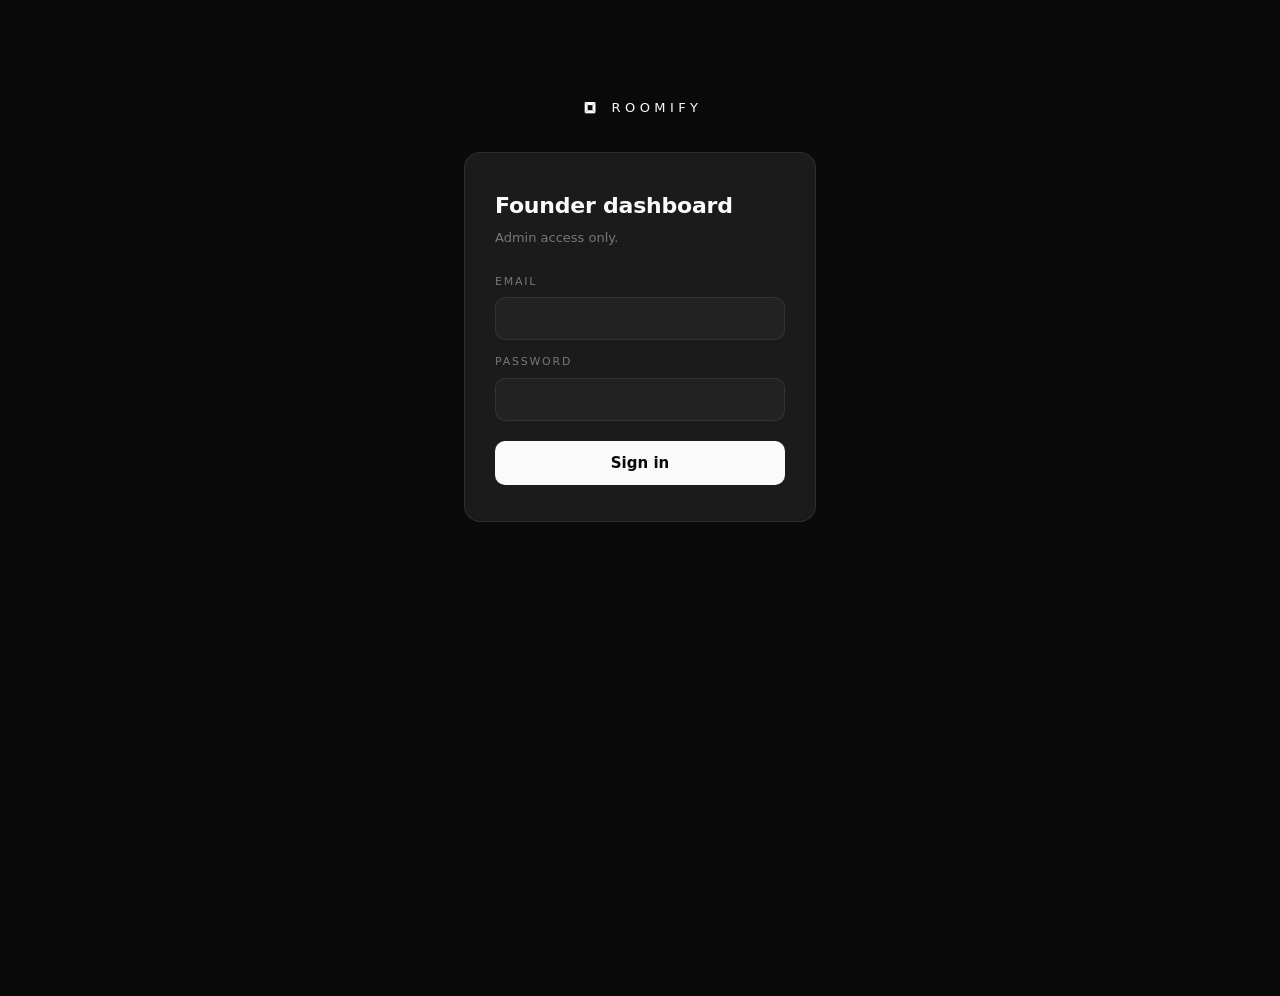
<file: admin.html>
<!doctype html>
<html lang="en">
<head>
  <meta charset="utf-8" />
  <meta name="viewport" content="width=device-width, initial-scale=1" />
  <title>Roomify · Founder Dashboard</title>
  <meta name="robots" content="noindex, nofollow" />
  <link rel="icon" type="image/png" sizes="192x192" href="/favicon.png" />
  <style>
    :root {
      --bg: #0A0A0A;
      --bg-soft: #131313;
      --panel: #171717;
      --card: #1b1b1b;
      --card-hover: #202020;
      --ink: #fafafa;
      --ink-soft: #c6c2be;
      --ink-muted: #7c7670;
      --line: rgba(255,255,255,0.08);
      --line-strong: rgba(255,255,255,0.14);
      --accent: #c8b078;
      --success: #5ce0a6;
      --warning: #e0b15c;
      --danger: #ef6464;
      --sidebar-w: 248px;
    }
    * { box-sizing: border-box; margin: 0; padding: 0; }
    body {
      background: var(--bg);
      color: var(--ink);
      font-family: -apple-system, BlinkMacSystemFont, "SF Pro Text", "Helvetica Neue", system-ui, sans-serif;
      -webkit-font-smoothing: antialiased;
      line-height: 1.5;
      min-height: 100vh;
    }
    a { color: inherit; text-decoration: none; }
    img { display: block; max-width: 100%; }
    button { font-family: inherit; cursor: pointer; border: none; }

    /* ─── Sign-in gate ─── */
    .auth-wrap { max-width: 400px; margin: 96px auto; padding: 0 24px; }
    .auth-brand { display: flex; align-items: center; justify-content: center; gap: 10px; margin-bottom: 32px; }
    .auth-brand img { width: 24px; height: 24px; }
    .auth-brand span { font-size: 13px; letter-spacing: 0.34em; font-weight: 500; }
    .auth-card { background: var(--card); border: 1px solid var(--line); border-radius: 16px; padding: 36px 30px; }
    .auth-title { font-size: 22px; font-weight: 600; letter-spacing: -0.01em; margin-bottom: 6px; }
    .auth-sub { font-size: 13px; color: var(--ink-muted); margin-bottom: 26px; }
    .field { margin-bottom: 14px; }
    .field label { display: block; font-size: 11px; letter-spacing: 0.16em; text-transform: uppercase; color: var(--ink-muted); margin-bottom: 7px; }
    .field input {
      width: 100%; background: rgba(255,255,255,0.03); border: 1px solid var(--line);
      color: var(--ink); padding: 12px 14px; border-radius: 10px; font-size: 15px; outline: none;
      transition: border-color 0.15s;
    }
    .field input:focus { border-color: var(--accent); }
    .btn-primary {
      width: 100%; background: var(--ink); color: var(--bg); padding: 13px; border-radius: 10px;
      font-weight: 600; font-size: 15px; margin-top: 6px; transition: opacity 0.15s;
    }
    .btn-primary:hover { opacity: 0.9; }
    .btn-primary:disabled { opacity: 0.5; cursor: not-allowed; }
    .auth-error { color: var(--danger); font-size: 13px; margin-top: 14px; text-align: center; }

    /* ─── App shell ─── */
    .shell { display: flex; min-height: 100vh; }
    .sidebar {
      width: var(--sidebar-w); flex-shrink: 0; background: var(--bg-soft);
      border-right: 1px solid var(--line); display: flex; flex-direction: column;
      position: sticky; top: 0; height: 100vh; padding: 20px 14px;
    }
    .sb-brand { display: flex; align-items: center; gap: 10px; padding: 8px 10px 22px; }
    .sb-brand img { width: 22px; height: 22px; }
    .sb-brand span { font-size: 12px; letter-spacing: 0.28em; font-weight: 600; }
    .sb-section-label { font-size: 10px; letter-spacing: 0.18em; text-transform: uppercase; color: var(--ink-muted); padding: 14px 12px 6px; }
    .nav-item {
      display: flex; align-items: center; gap: 11px; width: 100%; text-align: left;
      padding: 9px 12px; border-radius: 8px; background: transparent; color: var(--ink-soft);
      font-size: 14px; font-weight: 500; transition: background 0.12s, color 0.12s;
    }
    .nav-item:hover { background: rgba(255,255,255,0.05); color: var(--ink); }
    .nav-item.active { background: rgba(255,255,255,0.08); color: var(--ink); }
    .nav-item .ic { width: 17px; height: 17px; opacity: 0.8; flex-shrink: 0; }
    .sb-foot { margin-top: auto; padding: 12px; border-top: 1px solid var(--line); }
    .sb-email { font-size: 12px; color: var(--ink-muted); margin-bottom: 10px; word-break: break-all; }
    .sb-signout {
      width: 100%; background: transparent; border: 1px solid var(--line-strong); color: var(--ink-soft);
      padding: 8px; border-radius: 8px; font-size: 12px; letter-spacing: 0.05em; transition: background 0.15s;
    }
    .sb-signout:hover { background: rgba(255,255,255,0.06); color: var(--ink); }

    .main { flex: 1; min-width: 0; padding: 32px 40px 80px; max-width: 1100px; }
    .main-head { display: flex; align-items: baseline; justify-content: space-between; margin-bottom: 28px; gap: 20px; flex-wrap: wrap; }
    .main-title { font-size: 30px; font-weight: 700; letter-spacing: -0.02em; }
    .main-sub { font-size: 13px; color: var(--ink-muted); margin-top: 4px; }
    .refresh-btn {
      background: var(--card); border: 1px solid var(--line-strong); color: var(--ink-soft);
      padding: 9px 16px; border-radius: 999px; font-size: 13px; font-weight: 500; transition: background 0.15s;
    }
    .refresh-btn:hover { background: var(--card-hover); color: var(--ink); }

    /* ─── Stat cards ─── */
    .grid { display: grid; gap: 14px; }
    .grid-3 { grid-template-columns: repeat(3, 1fr); }
    .grid-2 { grid-template-columns: repeat(2, 1fr); }
    .stat {
      background: var(--card); border: 1px solid var(--line); border-radius: 14px; padding: 20px 22px;
    }
    .stat-label { font-size: 11px; letter-spacing: 0.14em; text-transform: uppercase; color: var(--ink-muted); }
    .stat-value { font-size: 32px; font-weight: 700; letter-spacing: -0.02em; margin-top: 10px; }
    .stat-value.accent { color: var(--accent); }
    .stat-value.success { color: var(--success); }
    .stat-sub { font-size: 12px; color: var(--ink-muted); margin-top: 6px; }

    .section-label { font-size: 12px; letter-spacing: 0.16em; text-transform: uppercase; color: var(--ink-muted); margin: 34px 0 14px; }

    /* ─── Tables ─── */
    .tbl { width: 100%; border-collapse: collapse; background: var(--card); border: 1px solid var(--line); border-radius: 14px; overflow: hidden; }
    .tbl th { text-align: left; font-size: 11px; letter-spacing: 0.12em; text-transform: uppercase; color: var(--ink-muted); font-weight: 500; padding: 13px 18px; border-bottom: 1px solid var(--line); }
    .tbl td { padding: 13px 18px; font-size: 14px; border-bottom: 1px solid var(--line); color: var(--ink-soft); }
    .tbl tr:last-child td { border-bottom: none; }
    .tbl td.mono { font-variant-numeric: tabular-nums; }
    .tbl td.amt { color: var(--success); font-weight: 600; }

    .pill { display: inline-flex; align-items: center; gap: 6px; padding: 4px 10px; border-radius: 999px; font-size: 11px; letter-spacing: 0.06em; }
    .pill.ok { background: rgba(92,224,166,0.14); color: var(--success); }
    .pill.warn { background: rgba(224,177,92,0.14); color: var(--warning); }
    .pill.off { background: rgba(255,255,255,0.06); color: var(--ink-muted); }
    .pill .dot { width: 6px; height: 6px; border-radius: 50%; background: currentColor; }

    .est-note { font-size: 12px; color: var(--ink-muted); margin-top: 10px; font-style: italic; }
    .empty-row { color: var(--ink-muted); font-style: italic; }
    .loading { color: var(--ink-muted); padding: 40px 0; text-align: center; }

    @media (max-width: 820px) {
      .sidebar { display: none; }
      .main { padding: 24px 18px 80px; }
      .grid-3, .grid-2 { grid-template-columns: 1fr; }
      .mobile-nav { display: flex; }
    }
    .mobile-nav { display: none; gap: 8px; overflow-x: auto; padding-bottom: 14px; margin-bottom: 8px; }
    .mobile-nav .nav-item { width: auto; white-space: nowrap; border: 1px solid var(--line); }
  </style>
</head>
<body>

  <!-- Watchdog: if the ES module below fails to load (CDN blocked,
       network hiccup), neither screen ever un-hides and the user
       just sees a black page. After 2.5s with nothing shown, reveal
       the sign-in form so the page is never blank. The module clears
       this flag the moment it boots. -->
  <script>
    window.__roomifyBooted = false;
    setTimeout(function () {
      if (window.__roomifyBooted) return;
      var a = document.getElementById('authScreen');
      var err = document.getElementById('bootError');
      if (a) a.style.display = 'block';
      if (err) err.style.display = 'block';
    }, 2500);
  </script>

  <!-- ─── auth gate ─── -->
  <main id="authScreen" class="auth-wrap" style="display:none">
    <div class="auth-brand">
      <img src="/assets/logo-white.png" alt="" />
      <span>ROOMIFY</span>
    </div>
    <div class="auth-card">
      <h1 class="auth-title">Founder dashboard</h1>
      <p class="auth-sub">Admin access only.</p>
      <form id="signInForm">
        <div class="field">
          <label for="email">Email</label>
          <input id="email" type="email" autocomplete="email" required />
        </div>
        <div class="field">
          <label for="password">Password</label>
          <input id="password" type="password" autocomplete="current-password" required />
        </div>
        <button class="btn-primary" id="signInBtn" type="submit">Sign in</button>
        <div class="auth-error" id="authError" style="display:none"></div>
      </form>
      <div class="auth-error" id="bootError" style="display:none; margin-top:18px;">
        Couldn’t load the dashboard engine. Check your connection and refresh.
      </div>
    </div>
  </main>

  <!-- ─── dashboard ─── -->
  <div id="shell" class="shell" style="display:none">
    <aside class="sidebar">
      <div class="sb-brand">
        <img src="/assets/logo-white.png" alt="" />
        <span>ROOMIFY</span>
      </div>
      <div class="sb-section-label">Dashboard</div>
      <nav id="nav"></nav>
      <div class="sb-foot">
        <div class="sb-email" id="sbEmail"></div>
        <button class="sb-signout" id="signOutBtn">Sign out</button>
      </div>
    </aside>
    <main class="main">
      <div class="mobile-nav" id="mobileNav"></div>
      <div class="main-head">
        <div>
          <div class="main-title" id="sectionTitle">Overview</div>
          <div class="main-sub" id="sectionSub"></div>
        </div>
        <button class="refresh-btn" id="refreshBtn">↻ Refresh</button>
      </div>
      <div id="content"><div class="loading">Loading metrics…</div></div>
    </main>
  </div>

  <script>
    // No SDK / CDN import — the property-page CSP (script-src 'self')
    // would block any external <script>, and that fight isn't worth
    // it. We hit Supabase's REST + Auth endpoints directly with
    // fetch(), which CSP's connect-src https: already permits. Zero
    // external script dependencies → the dashboard loads under any
    // policy.
    window.__roomifyBooted = true;
    const SUPABASE_URL = 'https://biljpbkwkeztjtrbynkf.supabase.co';
    const SUPABASE_ANON_KEY = 'eyJhbGciOiJIUzI1NiIsInR5cCI6IkpXVCJ9.eyJpc3MiOiJzdXBhYmFzZSIsInJlZiI6ImJpbGpwYmt3a2V6dGp0cmJ5bmtmIiwicm9sZSI6ImFub24iLCJpYXQiOjE3Nzk1NzMxODcsImV4cCI6MjA5NTE0OTE4N30.Lf0P1w8iW2LLfwomQkNttsUSUqEvQ2Yt3l0BlaTMKKg';
    const TOKEN_KEY = 'roomify.admin.token.v1';
    const $ = (s) => document.querySelector(s);

    // ─── tiny Supabase auth/REST layer over fetch ───
    async function authSignIn(email, password) {
      const res = await fetch(`${SUPABASE_URL}/auth/v1/token?grant_type=password`, {
        method: 'POST',
        headers: { apikey: SUPABASE_ANON_KEY, 'Content-Type': 'application/json' },
        body: JSON.stringify({ email, password }),
      });
      const j = await res.json().catch(() => ({}));
      if (!res.ok) throw new Error(j.error_description || j.msg || j.message || 'Sign-in failed');
      localStorage.setItem(TOKEN_KEY, j.access_token);
      return j;
    }
    function authToken() { return localStorage.getItem(TOKEN_KEY); }
    function authSignOut() { localStorage.removeItem(TOKEN_KEY); }
    async function authUserEmail() {
      const token = authToken();
      if (!token) return null;
      const res = await fetch(`${SUPABASE_URL}/auth/v1/user`, {
        headers: { apikey: SUPABASE_ANON_KEY, Authorization: `Bearer ${token}` },
      });
      if (!res.ok) { authSignOut(); return null; }
      const j = await res.json().catch(() => ({}));
      return j.email ?? null;
    }

    let metrics = null;
    let activeSection = 'overview';

    const SECTIONS = [
      { id: 'overview', label: 'Overview', sub: 'The whole business at a glance' },
      { id: 'revenue', label: 'Revenue', sub: 'Apple IAP + domain sales' },
      { id: 'users', label: 'Users', sub: 'Signups and paying customers' },
      { id: 'usage', label: 'AI usage', sub: 'OpenAI calls and estimated spend' },
      { id: 'domains', label: 'Domains', sub: 'Registered domains + Vercel' },
    ];

    // ─── money/format helpers ───
    const usd = (cents) => '$' + ((cents ?? 0) / 100).toLocaleString('en-US', { minimumFractionDigits: 2, maximumFractionDigits: 2 });
    const usd0 = (cents) => '$' + Math.round((cents ?? 0) / 100).toLocaleString('en-US');
    const num = (n) => (n ?? 0).toLocaleString('en-US');
    const dateStr = (s) => s ? new Date(s).toLocaleDateString('en-US', { month: 'short', day: 'numeric', year: 'numeric' }) : '—';

    function setBusy(busy) {
      $('#signInBtn').disabled = busy;
      $('#signInBtn').textContent = busy ? 'Signing in…' : 'Sign in';
    }
    function showAuthError(m) { $('#authError').textContent = m; $('#authError').style.display = 'block'; }

    async function loadMetrics() {
      const token = authToken();
      if (!token) { showSignIn(); return; }
      $('#content').innerHTML = '<div class="loading">Loading metrics…</div>';
      const res = await fetch(`${SUPABASE_URL}/functions/v1/admin-metrics`, {
        headers: { Authorization: `Bearer ${token}`, apikey: SUPABASE_ANON_KEY },
      });
      if (res.status === 403) {
        $('#content').innerHTML = '<div class="loading">This account isn’t the admin. Sign out and use the founder account.</div>';
        return;
      }
      if (!res.ok) {
        $('#content').innerHTML = `<div class="loading">Couldn’t load metrics (${res.status}).</div>`;
        return;
      }
      metrics = await res.json();
      render();
    }

    function buildNav() {
      const nav = $('#nav');
      const mnav = $('#mobileNav');
      nav.innerHTML = ''; mnav.innerHTML = '';
      for (const s of SECTIONS) {
        for (const target of [nav, mnav]) {
          const btn = document.createElement('button');
          btn.className = 'nav-item' + (s.id === activeSection ? ' active' : '');
          btn.textContent = s.label;
          btn.onclick = () => { activeSection = s.id; buildNav(); render(); };
          target.appendChild(btn);
        }
      }
    }

    function render() {
      const sec = SECTIONS.find((s) => s.id === activeSection);
      $('#sectionTitle').textContent = sec.label;
      $('#sectionSub').textContent = metrics?.db?.generated_at
        ? `Updated ${new Date(metrics.db.generated_at).toLocaleTimeString('en-US', { hour: 'numeric', minute: '2-digit' })}`
        : sec.sub;
      if (!metrics) return;
      const c = $('#content');
      if (activeSection === 'overview') c.innerHTML = renderOverview();
      else if (activeSection === 'revenue') c.innerHTML = renderRevenue();
      else if (activeSection === 'users') c.innerHTML = renderUsers();
      else if (activeSection === 'usage') c.innerHTML = renderUsage();
      else if (activeSection === 'domains') c.innerHTML = renderDomains();
    }

    function statCard(label, value, sub, cls = '') {
      return `<div class="stat"><div class="stat-label">${label}</div><div class="stat-value ${cls}">${value}</div>${sub ? `<div class="stat-sub">${sub}</div>` : ''}</div>`;
    }

    function escapeHtml(s) {
      return String(s).replace(/&/g, '&amp;').replace(/</g, '&lt;').replace(/>/g, '&gt;');
    }
    function lightColor(s) {
      return s === 'green' ? '#5ce0a6' : s === 'yellow' ? 'var(--warning)' : 'var(--danger)';
    }

    // 🟢🟡🔴 system health — red means something broke and needs a fix.
    function renderHealth() {
      const h = metrics.health;
      if (!h) return '';
      const c = lightColor(h.overall);
      const label = h.overall === 'green' ? 'All systems healthy'
        : h.overall === 'yellow' ? 'Minor issues — worth a look'
        : 'Something is broken — needs a fix';
      const chips = (h.checks || []).map((ck) => `
        <div style="display:flex;align-items:center;gap:9px;padding:9px 12px;background:var(--bg-soft);border:1px solid var(--line);border-radius:10px">
          <span style="width:9px;height:9px;border-radius:50%;background:${lightColor(ck.status)};flex-shrink:0"></span>
          <div><div style="font-size:13px;color:var(--ink)">${escapeHtml(ck.label)}</div><div style="font-size:11px;color:var(--ink-muted)">${escapeHtml(ck.detail)}</div></div>
        </div>`).join('');
      return `
        <div style="background:var(--card);border:1px solid var(--line);border-left:3px solid ${c};border-radius:14px;padding:18px 20px;margin-bottom:16px">
          <div style="display:flex;align-items:center;gap:10px;margin-bottom:14px">
            <span style="width:12px;height:12px;border-radius:50%;background:${c};box-shadow:0 0 10px ${c}"></span>
            <span style="font-size:15px;font-weight:600;color:var(--ink)">${label}</span>
          </div>
          <div style="display:grid;grid-template-columns:repeat(auto-fit,minmax(190px,1fr));gap:10px">${chips}</div>
        </div>`;
    }

    // Claude daily briefing.
    function renderDigest() {
      const d = metrics.digest;
      const body = d
        ? `<div style="font-size:15px;line-height:1.65;color:var(--ink-soft);white-space:pre-wrap">${escapeHtml(d)}</div>`
        : `<div style="font-size:13px;color:var(--ink-muted)">Set an <code style="color:var(--ink-soft)">ANTHROPIC_API_KEY</code> in Supabase secrets and your AI daily briefing shows up here.</div>`;
      return `
        <div style="background:var(--card);border:1px solid var(--line);border-radius:14px;padding:20px 22px;margin-bottom:16px">
          <div style="font-size:11px;letter-spacing:0.14em;text-transform:uppercase;color:var(--accent);margin-bottom:12px">✦ Daily briefing</div>
          ${body}
        </div>`;
    }

    function renderOverview() {
      const r = metrics.db.revenue, u = metrics.db.users, us = metrics.db.usage, ct = metrics.db.content;
      const p = metrics.profit ?? {};
      const iapNet = (r.iap_gross_cents ?? 0) - (r.iap_refunded_cents ?? 0);
      const totalRev = iapNet + (r.domain_gross_cents ?? 0);
      const paying = u.paying ?? 0;
      // LTV = average gross profit per paying customer. The single
      // number that tells you how much each customer is worth.
      const ltvCents = paying > 0 ? Math.round((p.ltgpCents ?? 0) / paying) : 0;
      const ltvSub = paying > 0 ? `across ${num(paying)} paying customer${paying === 1 ? '' : 's'}` : 'no paying customers yet';
      return `
        ${renderHealth()}
        ${renderDigest()}
        <div class="grid grid-3">
          ${statCard('LTV / customer', paying > 0 ? usd0(ltvCents) : '—', ltvSub, 'success')}
          ${statCard('Lifetime revenue', usd0(totalRev), `${num(r.iap_grant_count)} unlocks + ${num(r.domain_count)} domains`)}
          ${statCard('Lifetime gross profit', usd0(p.ltgpCents), 'after Apple, OpenAI + domains')}
        </div>
        <div class="grid grid-3" style="margin-top:14px">
          ${statCard('Total users', num(u.total), `${num(u.new_30d)} new in 30d`)}
          ${statCard('Photos roomified', num(us.openai_calls), `${num(us.openai_calls_30d)} in 30d`, 'accent')}
          ${statCard('Domains sold', num(r.domain_count), usd0(r.domain_gross_cents) + ' lifetime')}
        </div>
        <div class="section-label">This month</div>
        <div class="grid grid-3">
          ${statCard('IAP revenue (gross)', usd0(r.iap_gross_cents_30d), 'last 30 days')}
          ${statCard('Published websites', num(ct.published_websites), `${num(ct.published_30d)} in 30d`)}
          ${statCard('New users (30d)', num(u.new_30d), `${num(u.new_7d)} in 7d`)}
        </div>
        <div class="section-label">Integrations</div>
        ${renderIntegrationRow()}
      `;
    }

    function renderIntegrationRow() {
      const s = metrics.stripe, v = metrics.vercel;
      const pill = (ok, txt) => `<span class="pill ${ok ? 'ok' : 'off'}"><span class="dot"></span>${txt}</span>`;
      return `<table class="tbl">
        <tr><td>Stripe (domain payments)</td><td style="text-align:right">${s.ok ? pill(true, 'Connected · ' + usd(s.availableCents) + ' available') : pill(false, 'Error: ' + (s.reason || 'unknown'))}</td></tr>
        <tr><td>Vercel (custom domains)</td><td style="text-align:right">${v.ok ? pill(v.domainCount < 45, (v.customerDomainCount ?? 0) + ' customer · ' + v.domainCount + '/50 total') : pill(false, 'Error: ' + (v.reason || 'unknown'))}</td></tr>
        <tr><td>Supabase (database)</td><td style="text-align:right">${pill(true, 'Connected')}</td></tr>
        <tr><td>OpenAI (roomify engine)</td><td style="text-align:right">${pill(true, '~' + usd0(metrics.openaiEstCents) + ' est. lifetime')}</td></tr>
      </table>
      ${v.ok && (v.infraDomainCount ?? 0) > 0 ? `<div class="est-note">${v.infraDomainCount} of those are Roomify's own domains (marketing + admin); ${50 - v.domainCount} customer slots free.</div>` : ''}
      ${v.ok && v.domainCount >= 45 ? '<div class="est-note">⚠ Approaching Vercel Hobby 50-domain cap — upgrade to Pro soon.</div>' : ''}`;
    }

    function renderRevenue() {
      const r = metrics.db.revenue, s = metrics.stripe;
      const iapNet = (r.iap_gross_cents ?? 0) - (r.iap_refunded_cents ?? 0);
      const grants = metrics.db.recent_grants || [];
      return `
        <div class="grid grid-3">
          ${statCard('IAP gross', usd0(r.iap_gross_cents), `${num(r.iap_grant_count)} purchases`, 'success')}
          ${statCard('IAP refunded', usd0(r.iap_refunded_cents), 'lifetime')}
          ${statCard('IAP net', usd0(iapNet), 'after refunds')}
        </div>
        <div class="grid grid-2" style="margin-top:14px">
          ${statCard('Domain sales', usd0(r.domain_gross_cents), `${num(r.domain_count)} domains @ $19`)}
          ${statCard('Stripe balance', s.ok ? usd(s.availableCents) : '—', s.ok ? usd(s.pendingCents) + ' pending' : 'unavailable')}
        </div>
        ${renderProfitBreakdown()}
        ${(r.sandbox_grant_count ?? 0) > 0 ? `
        <div class="section-label">Sandbox / test (excluded from revenue)</div>
        <div class="grid grid-2">
          ${statCard('Sandbox purchases', usd0(r.sandbox_gross_cents), `${num(r.sandbox_grant_count)} test transactions`)}
          ${statCard('Counts toward revenue?', 'No', 'TestFlight + sandbox never counted')}
        </div>` : ''}
        <div class="section-label">Recent IAP purchases</div>
        <table class="tbl">
          <thead><tr><th>Date</th><th>Amount</th><th>Reason</th></tr></thead>
          <tbody>
            ${grants.length ? grants.map((g) => `<tr><td class="mono">${dateStr(g.created_at)}</td><td class="amt">${usd(g.amount_cents)}</td><td>${(g.reason || '').replace(/</g,'&lt;')}</td></tr>`).join('') : '<tr><td colspan="3" class="empty-row">No purchases yet.</td></tr>'}
          </tbody>
        </table>
        <div class="est-note">Apple takes ~15–30% of IAP; figures above are gross (pre-Apple-cut). Domain sales run through Stripe.</div>
      `;
    }

    function renderProfitBreakdown() {
      const p = metrics.profit;
      if (!p) return '';
      const line = (label, val, neg) => `<tr><td>${label}</td><td class="mono" style="text-align:right;color:${neg ? 'var(--danger)' : 'var(--ink)'}">${neg ? '−' : ''}${usd(Math.abs(val))}</td></tr>`;
      return `
        <div class="section-label">Lifetime gross profit</div>
        <table class="tbl">
          ${line('IAP after Apple cut (' + Math.round(p.appleCutPct*100) + '%)', p.iapAfterAppleCents, false)}
          ${line('− Apple commission', p.appleCutCents, true)}
          ${line('Domain profit (retail − wholesale)', p.domainProfitCents, false)}
          ${line('− OpenAI est. cost', p.openaiEstCents, true)}
          <tr style="border-top:2px solid var(--line-strong)"><td style="font-weight:700;color:var(--ink)">Lifetime gross profit</td><td class="mono amt" style="text-align:right;font-weight:700">${usd(p.ltgpCents)}</td></tr>
        </table>
        <div class="est-note">Assumes Apple Small Business Program (15%). OpenAI cost is estimated; domain costs are exact (from registrar invoices).</div>
      `;
    }

    function renderUsers() {
      const u = metrics.db.users, r = metrics.db.revenue, p = metrics.profit ?? {};
      const paying = u.paying ?? 0;
      const iapNet = (r.iap_gross_cents ?? 0) - (r.iap_refunded_cents ?? 0);
      const totalRev = iapNet + (r.domain_gross_cents ?? 0);
      const arppuCents = paying > 0 ? Math.round(totalRev / paying) : 0;   // avg revenue per paying customer
      const ltvCents = paying > 0 ? Math.round((p.ltgpCents ?? 0) / paying) : 0; // avg gross profit per paying customer
      lastLtvCents = ltvCents;
      const savedCac = (localStorage.getItem('roomify.cac') || '').replace(/"/g, '');
      // Recompute the ratio once the HTML is in the DOM (innerHTML is
      // assigned by render() after this function returns).
      setTimeout(roomifyCac, 0);
      return `
        <div class="grid grid-3">
          ${statCard('Total users', num(u.total), 'all-time signups')}
          ${statCard('Paying users', num(u.paying), 'made ≥1 purchase', 'success')}
          ${statCard('Active balance', num(u.with_balance), 'have unused ops')}
        </div>
        <div class="grid grid-2" style="margin-top:14px">
          ${statCard('Free listings claimed', num(metrics.freeListingsClaimed ?? 0), 'used their free first listing')}
          ${statCard('Then paid', num(u.paying), 'went on to buy at least once', 'success')}
        </div>
        <div class="section-label">Customer value</div>
        <div class="grid grid-2">
          ${statCard('LTV / customer', paying > 0 ? usd0(ltvCents) : '—', 'avg gross profit per paying customer', 'success')}
          ${statCard('Avg revenue / customer', paying > 0 ? usd0(arppuCents) : '—', 'total revenue ÷ paying customers')}
        </div>
        <div class="section-label">CAC check — are you spending less to get a customer than they're worth?</div>
        <div class="stat" style="display:flex;flex-direction:column;gap:14px">
          <div style="display:flex;align-items:center;gap:12px;flex-wrap:wrap">
            <label style="font-size:13px;color:var(--ink-soft)">Your cost to acquire a customer (CAC): $</label>
            <input id="cacInput" type="number" min="0" step="1" inputmode="decimal"
              style="width:110px;background:rgba(255,255,255,0.04);border:1px solid var(--line-strong);color:var(--ink);padding:8px 12px;border-radius:8px;font-size:15px;outline:none"
              value="${savedCac}" oninput="roomifyCac()" placeholder="e.g. 40" />
          </div>
          <div id="cacResult" style="font-size:14px;color:var(--ink-muted)">Enter your ad-spend-per-customer to see your LTV : CAC ratio.</div>
        </div>
        <div class="grid grid-2" style="margin-top:14px">
          ${statCard('New (7 days)', num(u.new_7d), '')}
          ${statCard('New (30 days)', num(u.new_30d), '')}
        </div>
        <div class="est-note">Conversion: ${u.total ? Math.round((u.paying / u.total) * 100) : 0}% of users have paid at least once. The CAC check compares your cost-to-acquire against profit-based LTV — healthy SaaS runs LTV ≥ 3× CAC.</div>
        <div class="section-label">Signups${(metrics.recentUsers || []).length ? ` (${(metrics.recentUsers || []).length})` : ''}</div>
        <table class="tbl">
          <thead><tr><th>Email</th><th>Signed up</th><th>Last active</th></tr></thead>
          <tbody>
            ${(metrics.recentUsers || []).length
              ? metrics.recentUsers.map((usr) => `<tr><td class="mono" style="word-break:break-all">${(usr.email || '').replace(/</g, '&lt;')}</td><td>${dateStr(usr.created_at)}</td><td>${usr.last_sign_in_at ? dateStr(usr.last_sign_in_at) : '—'}</td></tr>`).join('')
              : '<tr><td colspan="3" class="empty-row">No signups yet.</td></tr>'}
          </tbody>
        </table>
        <div class="est-note">Emails come straight from Supabase Auth · newest first, up to 100.</div>
      `;
    }

    // Live CAC ↔ LTV comparison. Reads the profit-based LTV stashed
    // during render + the CAC the user types, shows the ratio with a
    // plain-English verdict. CAC persists in localStorage.
    let lastLtvCents = 0;
    function roomifyCac() {
      const input = document.getElementById('cacInput');
      const out = document.getElementById('cacResult');
      if (!input || !out) return;
      const cac = parseFloat(input.value);
      localStorage.setItem('roomify.cac', input.value || '');
      if (!cac || cac <= 0) {
        out.innerHTML = 'Enter your ad-spend-per-customer to see your LTV : CAC ratio.';
        return;
      }
      if (lastLtvCents <= 0) {
        out.innerHTML = `<span style="color:var(--ink-soft)">No paying customers yet — once you have sales, your LTV fills in and this turns into a live ratio.</span>`;
        return;
      }
      const ltv = lastLtvCents / 100;
      const ratio = ltv / cac;
      let color = 'var(--success)', verdict = 'Healthy — well above the 3× line.';
      if (ratio < 1) { color = 'var(--danger)'; verdict = 'Losing money — you pay more to get a customer than they’re worth. Cut CAC or raise price.'; }
      else if (ratio < 3) { color = 'var(--warning)'; verdict = 'Workable but thin — aim for 3× to leave room for everything else.'; }
      out.innerHTML = `<span style="color:${color};font-weight:600;font-size:18px">${ratio.toFixed(1)}× LTV : CAC</span><br><span style="color:var(--ink-muted)">$${ltv.toFixed(0)} LTV vs $${cac.toFixed(0)} CAC — ${verdict}</span>`;
    }

    function renderUsage() {
      const us = metrics.db.usage;
      return `
        <div class="grid grid-3">
          ${statCard('OpenAI calls (all)', num(us.openai_calls), 'photos roomified', 'accent')}
          ${statCard('Calls (30d)', num(us.openai_calls_30d), '')}
          ${statCard('Calls (today)', num(us.openai_calls_today), '')}
        </div>
        <div class="grid grid-2" style="margin-top:14px">
          ${statCard('Est. OpenAI spend', '~' + usd0(metrics.openaiEstCents), `@ ~$${(metrics.estCentsPerImage/100).toFixed(2)}/image`)}
          ${statCard('Failed-call refunds', num(us.refunds_issued), 'ops auto-restored')}
        </div>
        <div class="est-note">Spend is an estimate (calls × per-image rate). Real billing: platform.openai.com/usage.</div>
      `;
    }

    function renderDomains() {
      const r = metrics.db.revenue, v = metrics.vercel;
      const doms = metrics.db.recent_domains || [];
      return `
        <div class="grid grid-2">
          ${statCard('Domains sold to customers', num(r.domain_count), usd0(r.domain_gross_cents) + ' in sales', 'success')}
          ${statCard('Vercel slots used', v.ok ? num(v.domainCount) + ' / 50' : '—', v.ok ? `${num(v.infraDomainCount ?? 0)} infra · ${num(v.customerDomainCount ?? 0)} customer` : 'unavailable')}
        </div>
        <div class="section-label">Registered domains</div>
        <table class="tbl">
          <thead><tr><th>Domain</th><th>Registered</th><th>Expires</th></tr></thead>
          <tbody>
            ${doms.length ? doms.map((d) => `<tr><td>${(d.domain||'').replace(/</g,'&lt;')}</td><td class="mono">${dateStr(d.registered_at)}</td><td class="mono">${dateStr(d.expires_at)}</td></tr>`).join('') : '<tr><td colspan="3" class="empty-row">No domains registered yet.</td></tr>'}
          </tbody>
        </table>
      `;
    }

    // ─── auth flow ───
    function showSignIn() { $('#authScreen').style.display = 'block'; $('#shell').style.display = 'none'; }
    function showDashboard(email) {
      $('#authScreen').style.display = 'none';
      $('#shell').style.display = 'flex';
      $('#sbEmail').textContent = email;
      buildNav();
      loadMetrics();
    }

    $('#signInForm').addEventListener('submit', async (e) => {
      e.preventDefault();
      $('#authError').style.display = 'none';
      setBusy(true);
      try {
        const session = await authSignIn($('#email').value.trim(), $('#password').value);
        showDashboard(session.user?.email ?? $('#email').value.trim());
      } catch (err) {
        showAuthError(err.message || 'Sign-in failed');
      } finally {
        setBusy(false);
      }
    });
    $('#signOutBtn').addEventListener('click', () => { authSignOut(); metrics = null; showSignIn(); });
    $('#refreshBtn').addEventListener('click', loadMetrics);

    // On load: if we have a stored token, verify it resolves to a
    // user before showing the dashboard (the email gate is enforced
    // server-side by admin-metrics anyway).
    (async () => {
      const email = await authUserEmail();
      if (email) showDashboard(email);
      else showSignIn();
    })();
  </script>
</body>
</html>
</file>
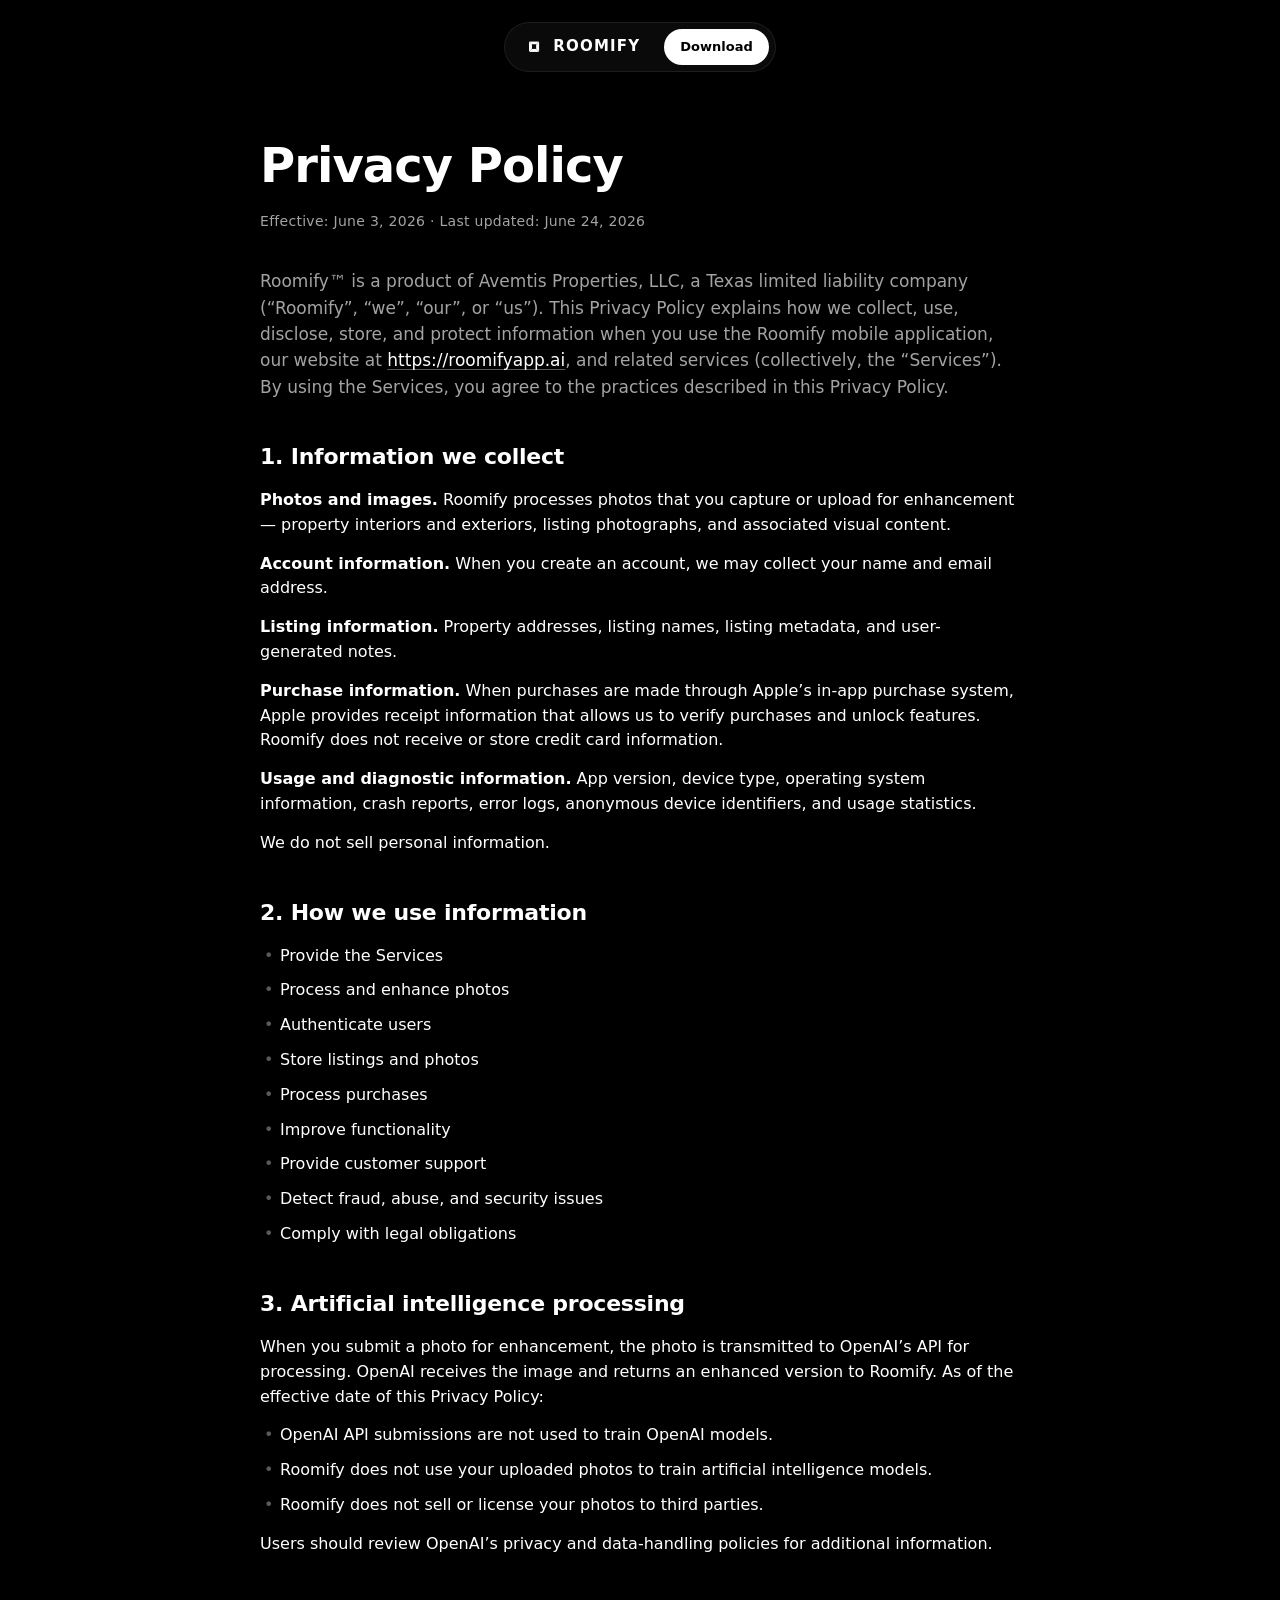
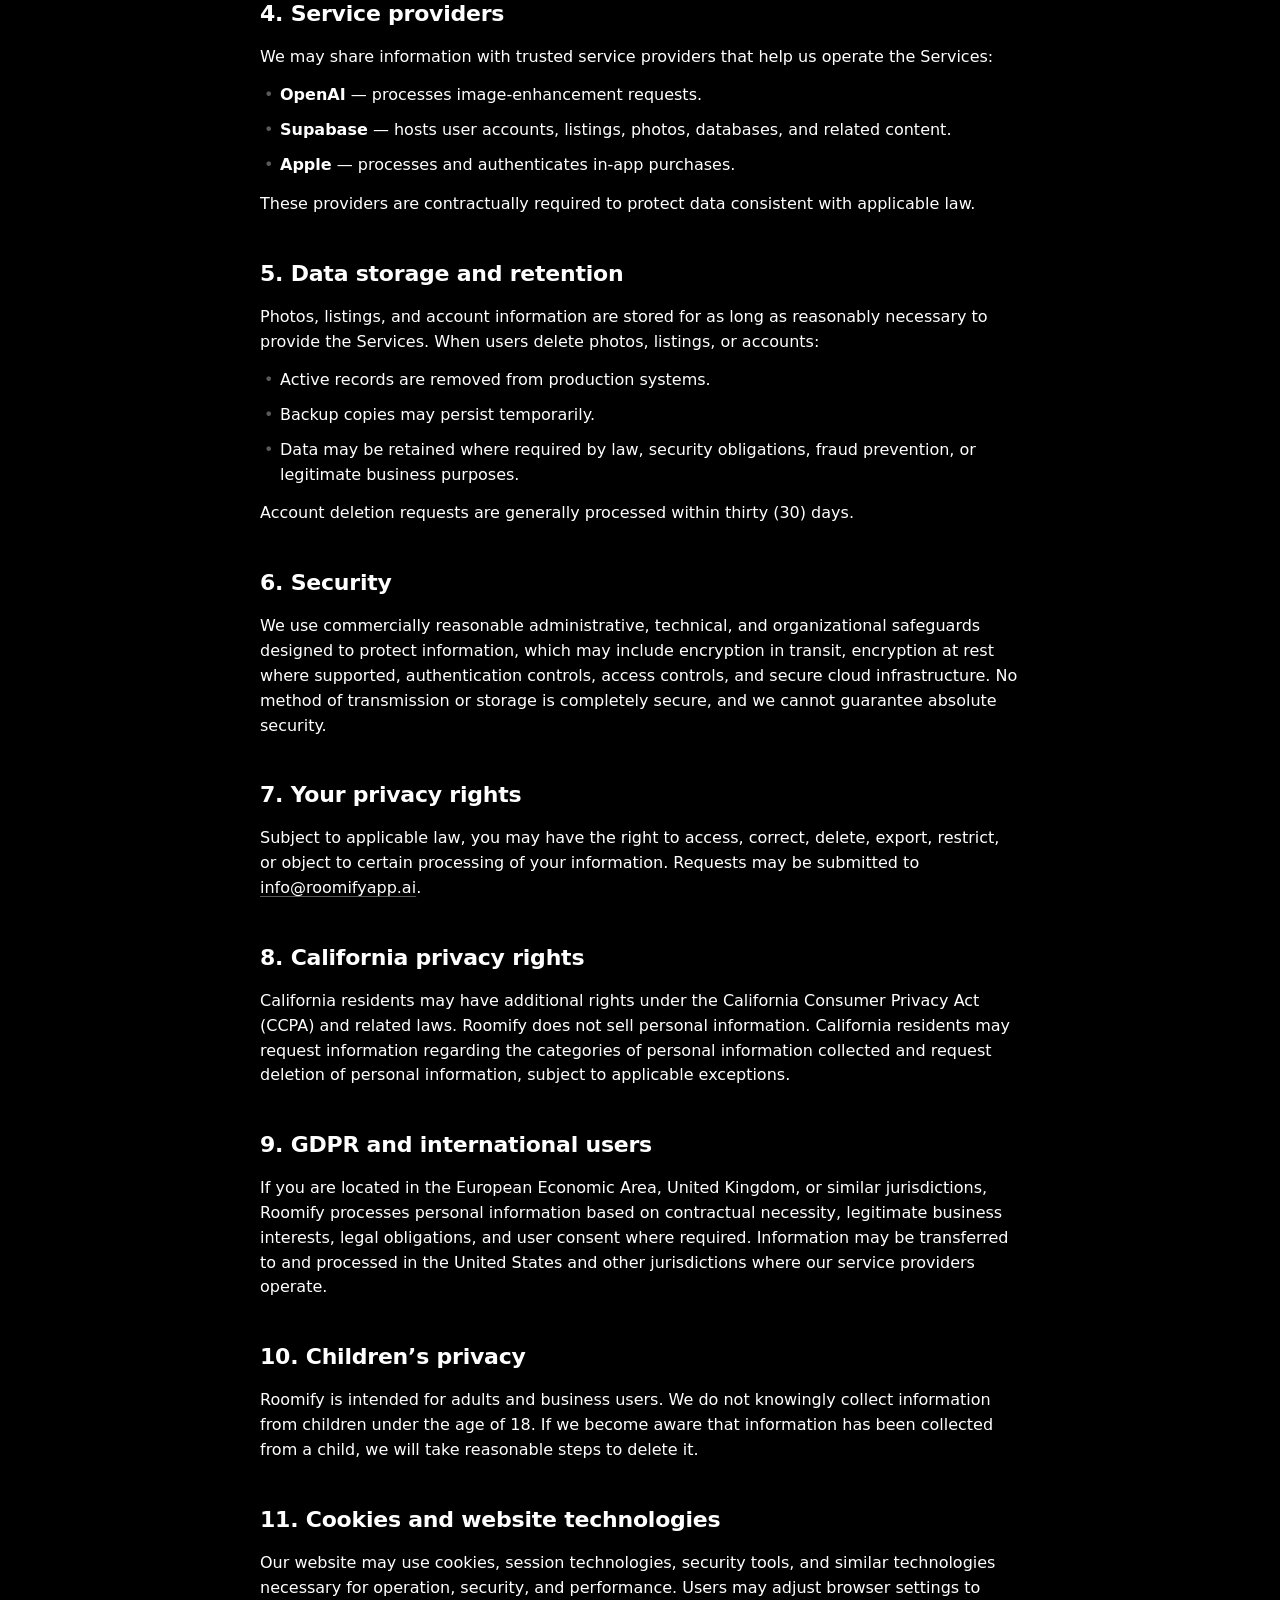
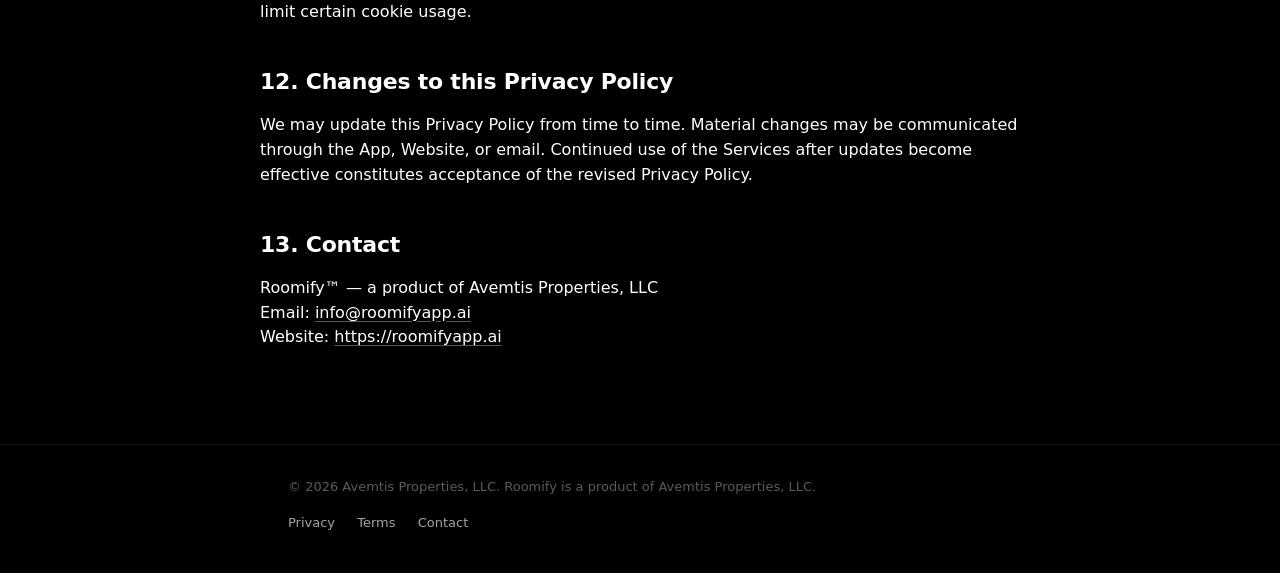
<file: privacy.html>
<!doctype html>
<html lang="en">
<head>
<meta charset="utf-8" />
<meta name="viewport" content="width=device-width, initial-scale=1, viewport-fit=cover" />
<title>Privacy Policy — Roomify</title>
<link rel="canonical" href="https://roomifyapp.ai/privacy" />
<meta name="description" content="How Avemtis Properties, LLC dba Roomify collects, uses, and shares information from users of the Roomify iPhone app." />
<link rel="icon" type="image/png" sizes="192x192" href="/favicon.png" />
<link rel="apple-touch-icon" sizes="180x180" href="/apple-touch-icon.png" />

<style>
  :root {
    --bg: #000000;
    --bg-card: #0c0c0c;
    --text: #ffffff;
    --text-muted: #a3a3a3;
    --text-subtle: #5a5a5a;
    --border: rgba(255, 255, 255, 0.08);
    --accent: rgba(92, 224, 166, 0.85);
  }
  * { box-sizing: border-box; margin: 0; padding: 0; }
  html, body {
    background: var(--bg);
    color: var(--text);
    font-family: -apple-system, BlinkMacSystemFont, "SF Pro Text", "Helvetica Neue", system-ui, sans-serif;
    -webkit-font-smoothing: antialiased;
    line-height: 1.55;
  }
  .container { max-width: 760px; margin: 0 auto; padding: 0 28px; }

  /* Nav — same pill as the home page, simplified */
  .nav-wrap { padding-top: 22px; display: flex; justify-content: center; }
  .nav-pill {
    display: inline-flex; align-items: center; gap: 24px;
    padding: 6px 6px 6px 18px;
    background: rgba(15, 15, 15, 0.7);
    border: 1px solid var(--border);
    border-radius: 999px;
    backdrop-filter: blur(24px);
    -webkit-backdrop-filter: blur(24px);
  }
  .brand {
    display: inline-flex; align-items: center; gap: 8px;
    font-size: 15px; font-weight: 700; letter-spacing: 0.08em;
    color: var(--text); text-decoration: none;
  }
  .brand img { width: 22px; height: 22px; display: block; }
  .nav-cta {
    background: var(--text); color: #000;
    text-decoration: none; font-size: 13px; font-weight: 600;
    padding: 8px 16px; border-radius: 999px;
    transition: opacity 0.15s ease;
  }
  .nav-cta:hover { opacity: 0.85; }

  /* Doc */
  .doc { padding: 56px 0 80px; }
  .doc h1 {
    font-size: clamp(34px, 5vw, 48px);
    font-weight: 700;
    letter-spacing: -0.02em;
    margin-bottom: 8px;
  }
  .doc .effective {
    color: var(--text-muted);
    font-size: 14px;
    margin-bottom: 36px;
    letter-spacing: 0.02em;
  }
  .doc h2 {
    font-size: 22px;
    font-weight: 600;
    letter-spacing: -0.01em;
    margin-top: 40px;
    margin-bottom: 14px;
    color: var(--text);
  }
  .doc p {
    color: var(--text);
    font-size: 16px;
    margin-bottom: 14px;
  }
  .doc p.lead {
    font-size: 17px;
    color: var(--text-muted);
    margin-bottom: 28px;
  }
  .doc strong { color: var(--text); font-weight: 600; }
  .doc ul {
    list-style: none;
    padding: 0;
    margin: 0 0 14px;
  }
  .doc li {
    color: var(--text);
    font-size: 16px;
    padding-left: 20px;
    margin-bottom: 10px;
    position: relative;
  }
  .doc li::before {
    content: '•';
    position: absolute;
    left: 4px;
    top: 0;
    color: var(--text-subtle);
  }
  .doc code {
    background: var(--bg-card);
    border: 1px solid var(--border);
    border-radius: 4px;
    padding: 1px 6px;
    font-size: 14px;
    font-family: "SF Mono", "JetBrains Mono", Menlo, monospace;
    color: var(--text);
  }
  .doc a {
    color: var(--text);
    text-decoration: underline;
    text-decoration-color: var(--text-subtle);
    text-underline-offset: 3px;
  }
  .doc a:hover { text-decoration-color: var(--text); }
  .doc hr {
    border: 0;
    border-top: 1px solid var(--border);
    margin: 40px 0;
  }
  .doc .note {
    color: var(--text-subtle);
    font-size: 13px;
    font-style: italic;
  }

  /* Footer */
  footer {
    padding: 32px 0 40px;
    border-top: 1px solid var(--border);
    color: var(--text-subtle);
    font-size: 13px;
  }
  .footer-row {
    display: flex;
    justify-content: space-between;
    align-items: center;
    flex-wrap: wrap;
    gap: 16px;
  }
  footer a {
    color: var(--text-muted);
    text-decoration: none;
    margin-left: 18px;
    transition: color 0.15s ease;
  }
  footer a:hover { color: var(--text); }
  footer a:first-of-type { margin-left: 0; }

  @media (max-width: 720px) {
    .container { padding: 0 24px; }
    .doc { padding: 36px 0 56px; }
    .doc h2 { font-size: 20px; }
    .footer-row { flex-direction: column; align-items: flex-start; }
    footer a { margin-left: 0; margin-right: 14px; }
  }
</style>
</head>
<body>

<div class="nav-wrap container">
  <nav class="nav-pill">
    <a class="brand" href="/">
      <img src="/assets/logo-white.png" alt="" />
      ROOMIFY
    </a>
    <a class="nav-cta" href="https://apps.apple.com/app/id6783567068" target="_blank" rel="noopener">Download</a>
  </nav>
</div>

<main class="doc container">
  <h1>Privacy Policy</h1>
  <div class="effective">Effective: June 3, 2026 · Last updated: June 24, 2026</div>

  <p class="lead">
    Roomify&trade; is a product of Avemtis Properties, LLC, a Texas limited liability company
    (&ldquo;Roomify&rdquo;, &ldquo;we&rdquo;, &ldquo;our&rdquo;, or &ldquo;us&rdquo;). This Privacy
    Policy explains how we collect, use, disclose, store, and protect information when you use the
    Roomify mobile application, our website at <a href="https://roomifyapp.ai">https://roomifyapp.ai</a>,
    and related services (collectively, the &ldquo;Services&rdquo;). By using the Services, you agree
    to the practices described in this Privacy Policy.
  </p>

  <h2>1. Information we collect</h2>
  <p><strong>Photos and images.</strong> Roomify processes photos that you capture or upload for enhancement — property interiors and exteriors, listing photographs, and associated visual content.</p>
  <p><strong>Account information.</strong> When you create an account, we may collect your name and email address.</p>
  <p><strong>Listing information.</strong> Property addresses, listing names, listing metadata, and user-generated notes.</p>
  <p><strong>Purchase information.</strong> When purchases are made through Apple&rsquo;s in-app purchase system, Apple provides receipt information that allows us to verify purchases and unlock features. Roomify does not receive or store credit card information.</p>
  <p><strong>Usage and diagnostic information.</strong> App version, device type, operating system information, crash reports, error logs, anonymous device identifiers, and usage statistics.</p>
  <p>We do not sell personal information.</p>

  <h2>2. How we use information</h2>
  <ul>
    <li>Provide the Services</li>
    <li>Process and enhance photos</li>
    <li>Authenticate users</li>
    <li>Store listings and photos</li>
    <li>Process purchases</li>
    <li>Improve functionality</li>
    <li>Provide customer support</li>
    <li>Detect fraud, abuse, and security issues</li>
    <li>Comply with legal obligations</li>
  </ul>

  <h2>3. Artificial intelligence processing</h2>
  <p>When you submit a photo for enhancement, the photo is transmitted to OpenAI&rsquo;s API for processing. OpenAI receives the image and returns an enhanced version to Roomify. As of the effective date of this Privacy Policy:</p>
  <ul>
    <li>OpenAI API submissions are not used to train OpenAI models.</li>
    <li>Roomify does not use your uploaded photos to train artificial intelligence models.</li>
    <li>Roomify does not sell or license your photos to third parties.</li>
  </ul>
  <p>Users should review OpenAI&rsquo;s privacy and data-handling policies for additional information.</p>

  <h2>4. Service providers</h2>
  <p>We may share information with trusted service providers that help us operate the Services:</p>
  <ul>
    <li><strong>OpenAI</strong> — processes image-enhancement requests.</li>
    <li><strong>Supabase</strong> — hosts user accounts, listings, photos, databases, and related content.</li>
    <li><strong>Apple</strong> — processes and authenticates in-app purchases.</li>
  </ul>
  <p>These providers are contractually required to protect data consistent with applicable law.</p>

  <h2>5. Data storage and retention</h2>
  <p>Photos, listings, and account information are stored for as long as reasonably necessary to provide the Services. When users delete photos, listings, or accounts:</p>
  <ul>
    <li>Active records are removed from production systems.</li>
    <li>Backup copies may persist temporarily.</li>
    <li>Data may be retained where required by law, security obligations, fraud prevention, or legitimate business purposes.</li>
  </ul>
  <p>Account deletion requests are generally processed within thirty (30) days.</p>

  <h2>6. Security</h2>
  <p>We use commercially reasonable administrative, technical, and organizational safeguards designed to protect information, which may include encryption in transit, encryption at rest where supported, authentication controls, access controls, and secure cloud infrastructure. No method of transmission or storage is completely secure, and we cannot guarantee absolute security.</p>

  <h2>7. Your privacy rights</h2>
  <p>Subject to applicable law, you may have the right to access, correct, delete, export, restrict, or object to certain processing of your information. Requests may be submitted to <a href="mailto:info@roomifyapp.ai">info@roomifyapp.ai</a>.</p>

  <h2>8. California privacy rights</h2>
  <p>California residents may have additional rights under the California Consumer Privacy Act (CCPA) and related laws. Roomify does not sell personal information. California residents may request information regarding the categories of personal information collected and request deletion of personal information, subject to applicable exceptions.</p>

  <h2>9. GDPR and international users</h2>
  <p>If you are located in the European Economic Area, United Kingdom, or similar jurisdictions, Roomify processes personal information based on contractual necessity, legitimate business interests, legal obligations, and user consent where required. Information may be transferred to and processed in the United States and other jurisdictions where our service providers operate.</p>

  <h2>10. Children&rsquo;s privacy</h2>
  <p>Roomify is intended for adults and business users. We do not knowingly collect information from children under the age of 18. If we become aware that information has been collected from a child, we will take reasonable steps to delete it.</p>

  <h2>11. Cookies and website technologies</h2>
  <p>Our website may use cookies, session technologies, security tools, and similar technologies necessary for operation, security, and performance. Users may adjust browser settings to limit certain cookie usage.</p>

  <h2>12. Changes to this Privacy Policy</h2>
  <p>We may update this Privacy Policy from time to time. Material changes may be communicated through the App, Website, or email. Continued use of the Services after updates become effective constitutes acceptance of the revised Privacy Policy.</p>

  <h2>13. Contact</h2>
  <p>Roomify&trade; — a product of Avemtis Properties, LLC<br />
  Email: <a href="mailto:info@roomifyapp.ai">info@roomifyapp.ai</a><br />
  Website: <a href="https://roomifyapp.ai">https://roomifyapp.ai</a></p>
</main>

<footer>
  <div class="container footer-row">
    <div>© 2026 Avemtis Properties, LLC. Roomify is a product of Avemtis Properties, LLC.</div>
    <div>
      <a href="/privacy.html">Privacy</a>
      <a href="/terms.html">Terms</a>
      <a href="mailto:info@roomifyapp.ai">Contact</a>
    </div>
  </div>
</footer>

</body>
</html>
</file>
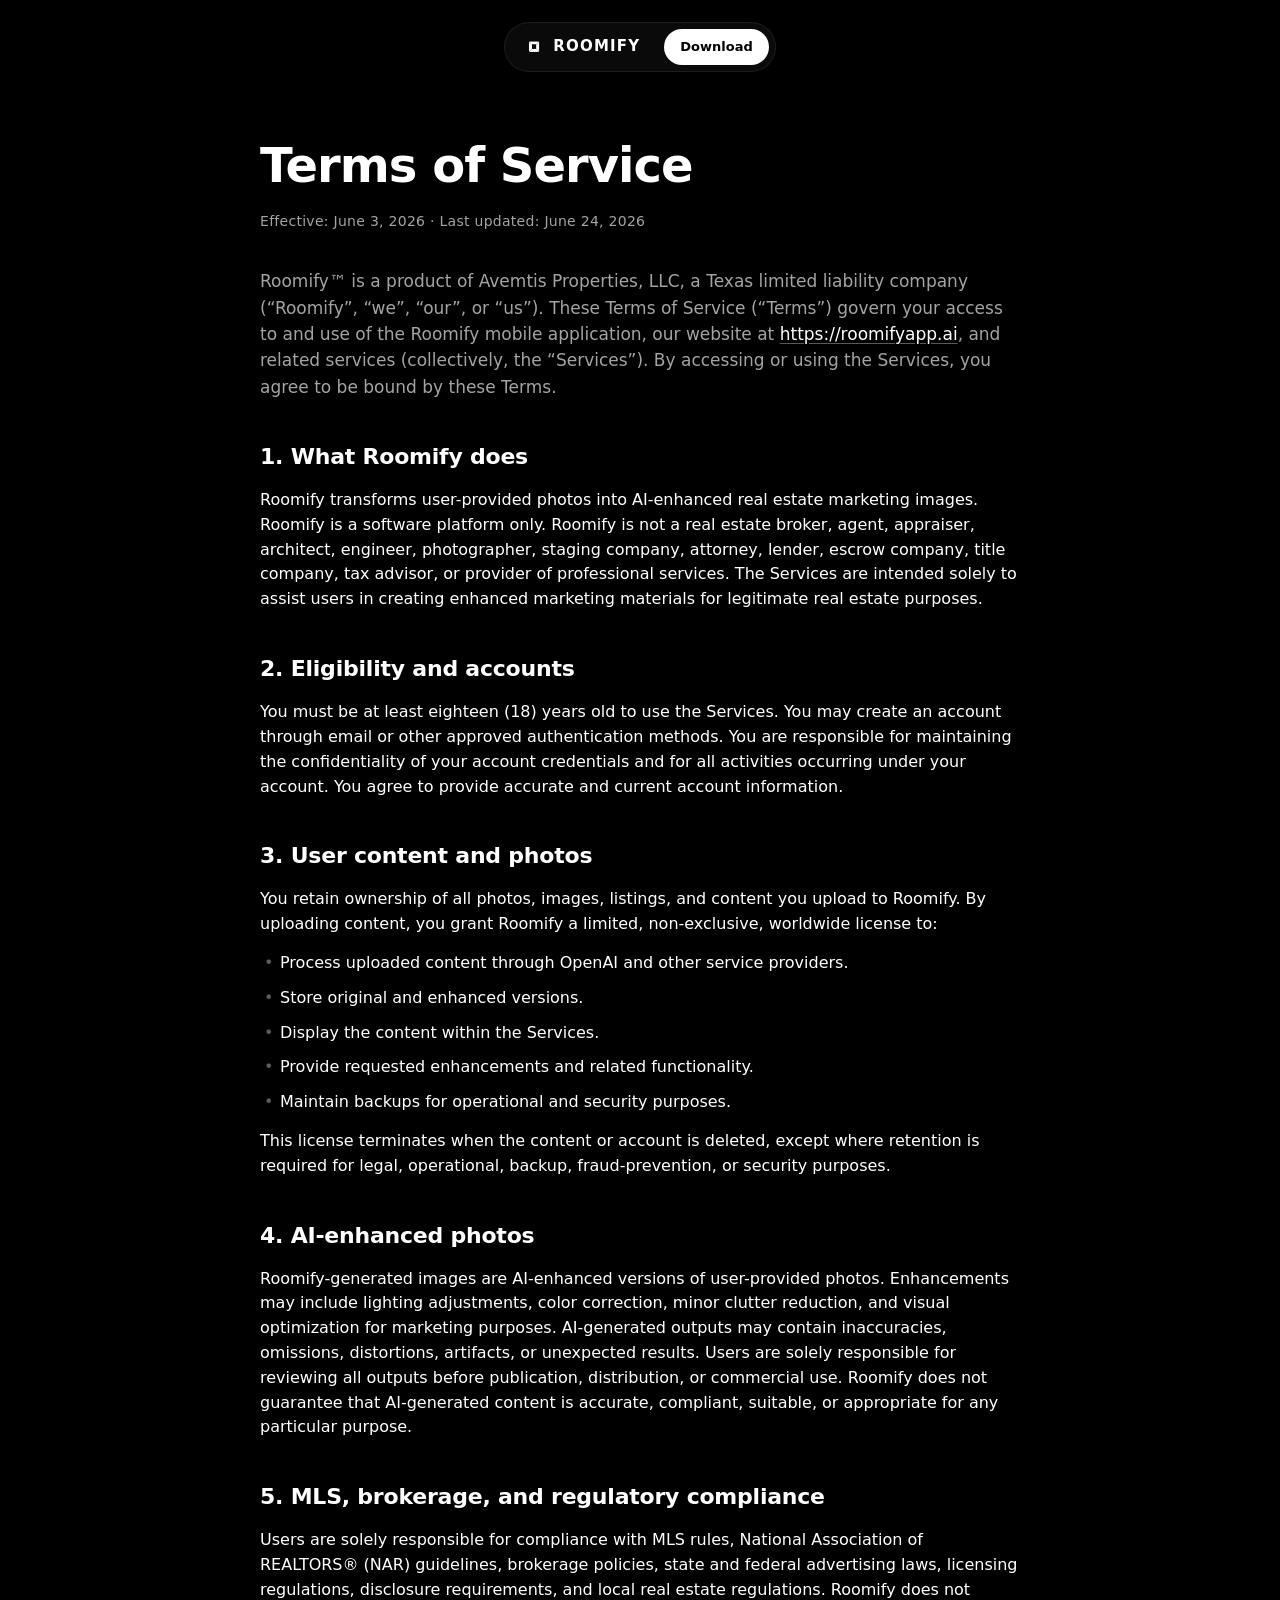
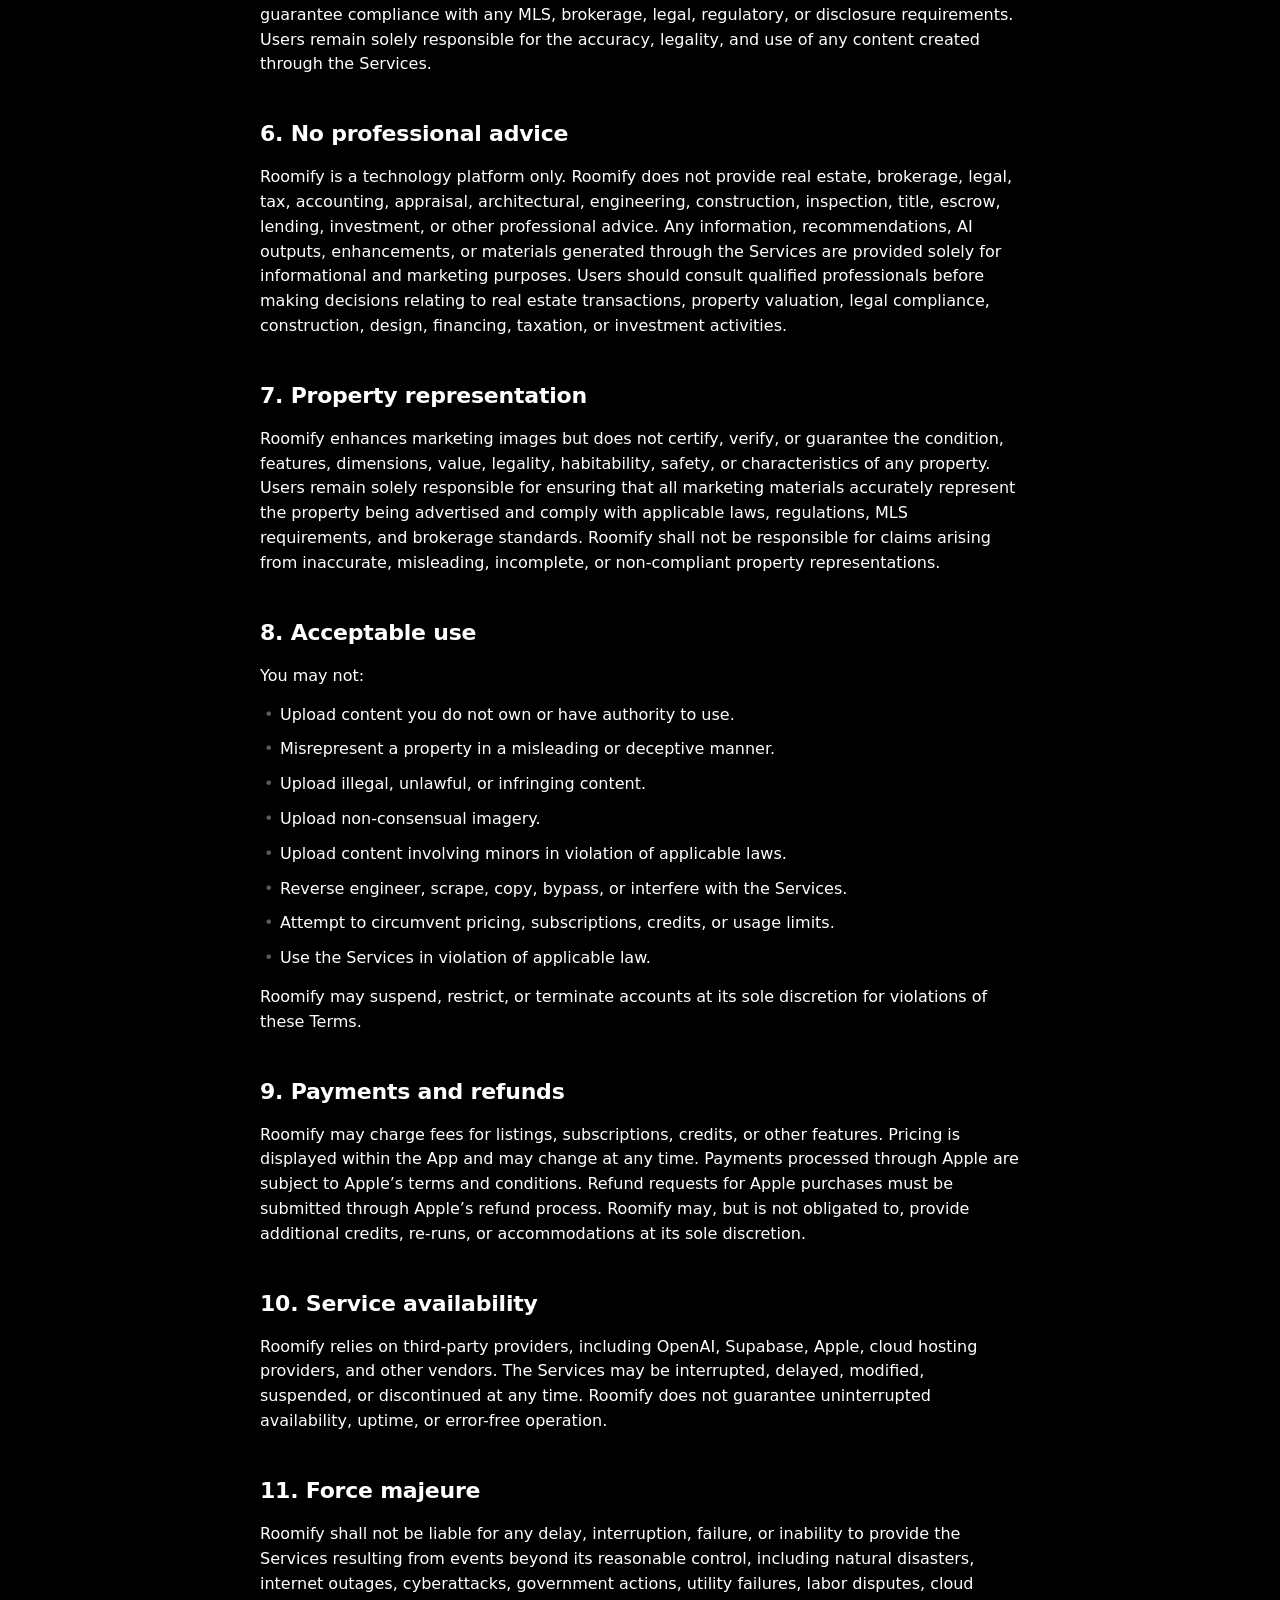
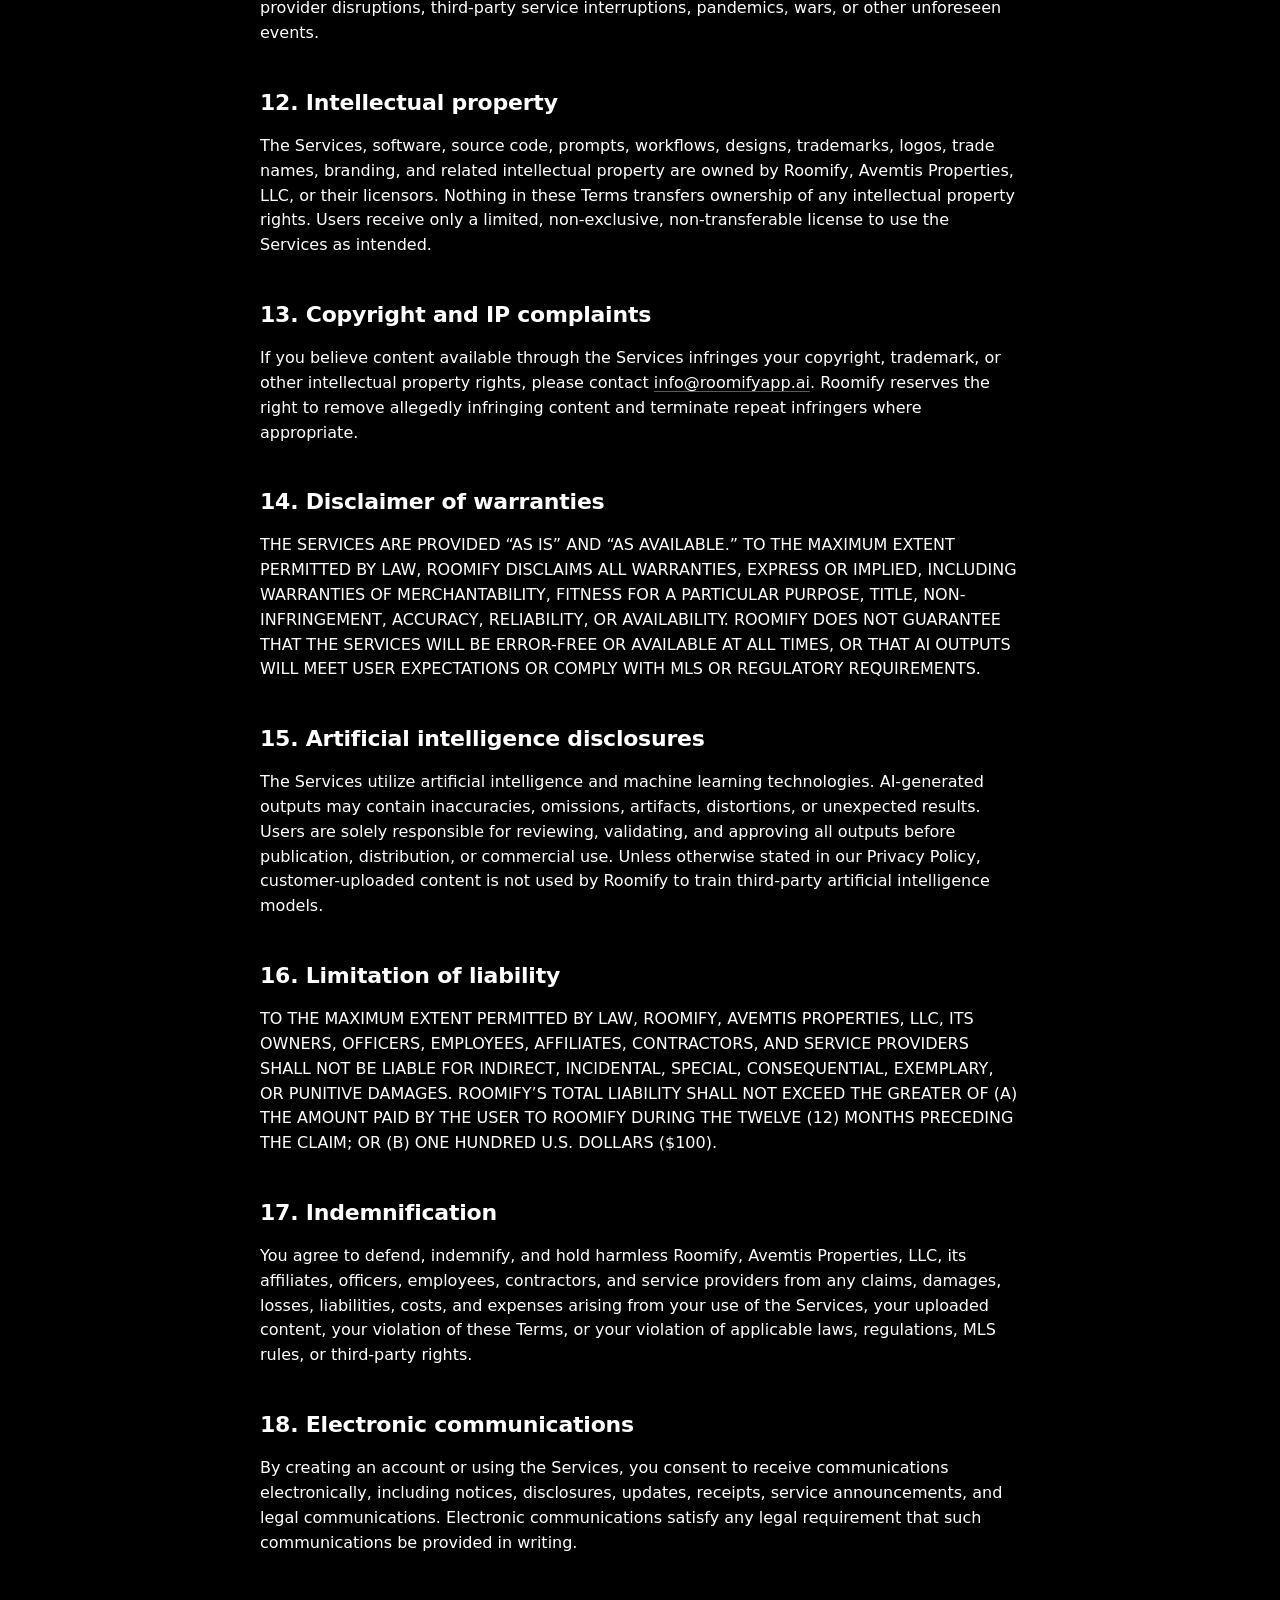
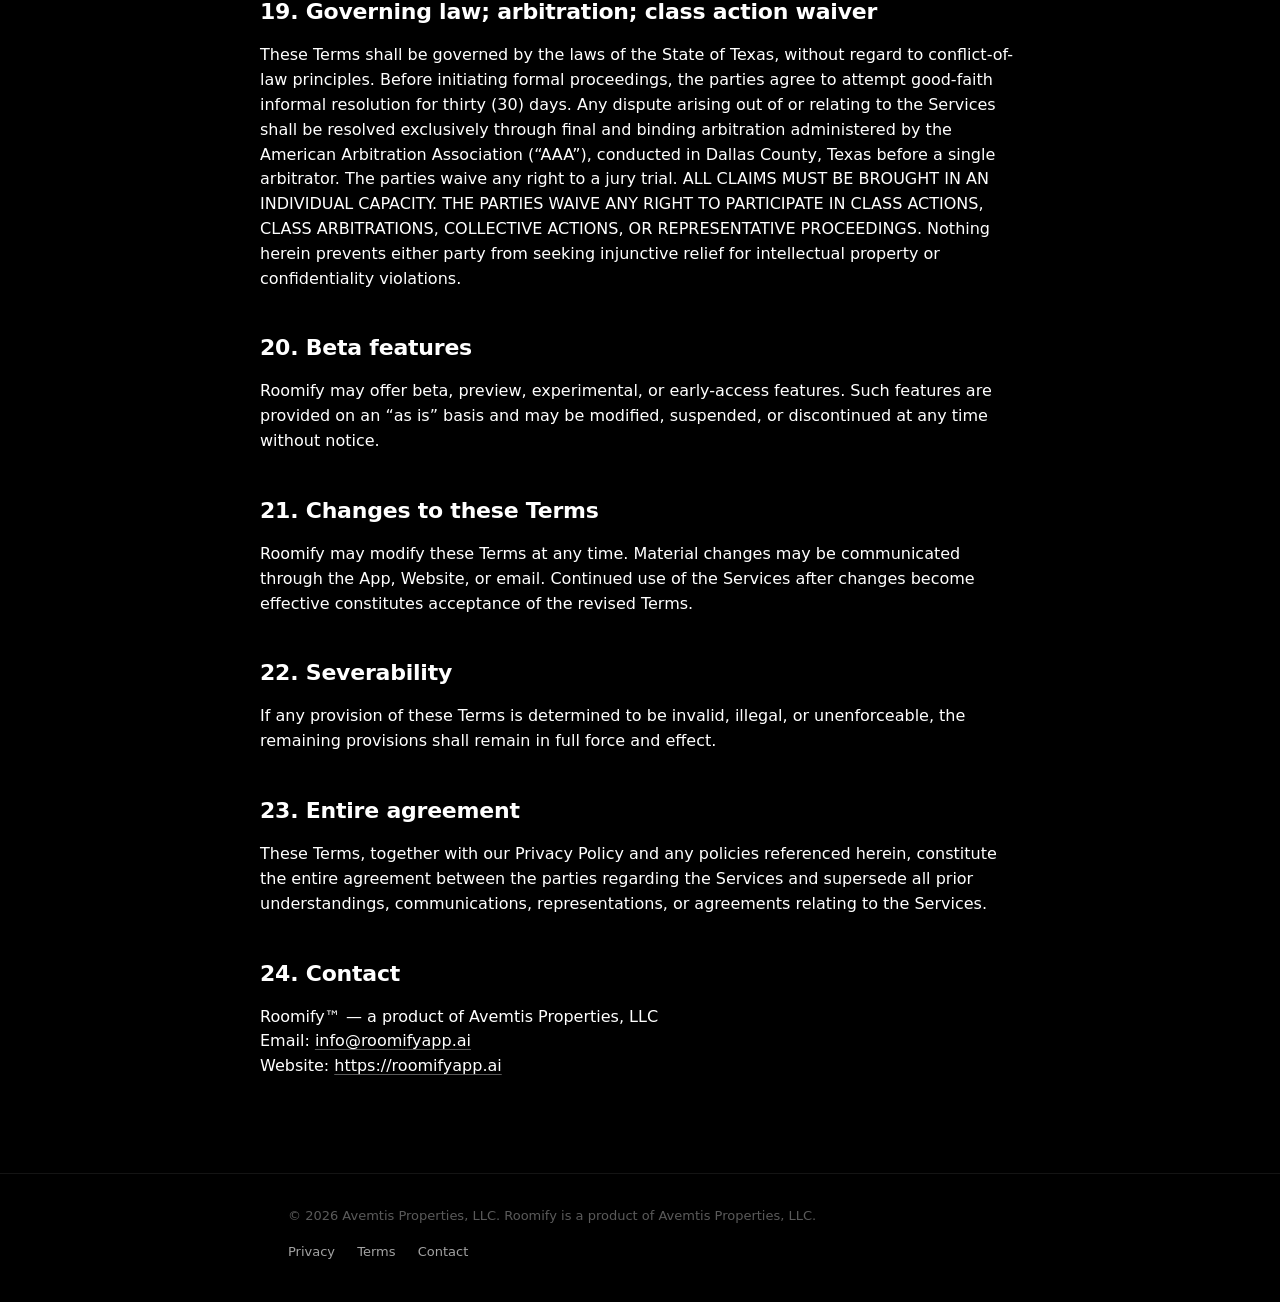
<file: terms.html>
<!doctype html>
<html lang="en">
<head>
<meta charset="utf-8" />
<meta name="viewport" content="width=device-width, initial-scale=1, viewport-fit=cover" />
<title>Terms of Service — Roomify</title>
<link rel="canonical" href="https://roomifyapp.ai/terms" />
<meta name="description" content="Terms of Service for the Roomify iPhone app, provided by Avemtis Properties, LLC." />
<link rel="icon" type="image/png" sizes="192x192" href="/favicon.png" />
<link rel="apple-touch-icon" sizes="180x180" href="/apple-touch-icon.png" />

<style>
  :root {
    --bg: #000000;
    --bg-card: #0c0c0c;
    --text: #ffffff;
    --text-muted: #a3a3a3;
    --text-subtle: #5a5a5a;
    --border: rgba(255, 255, 255, 0.08);
  }
  * { box-sizing: border-box; margin: 0; padding: 0; }
  html, body {
    background: var(--bg);
    color: var(--text);
    font-family: -apple-system, BlinkMacSystemFont, "SF Pro Text", "Helvetica Neue", system-ui, sans-serif;
    -webkit-font-smoothing: antialiased;
    line-height: 1.55;
  }
  .container { max-width: 760px; margin: 0 auto; padding: 0 28px; }

  .nav-wrap { padding-top: 22px; display: flex; justify-content: center; }
  .nav-pill {
    display: inline-flex; align-items: center; gap: 24px;
    padding: 6px 6px 6px 18px;
    background: rgba(15, 15, 15, 0.7);
    border: 1px solid var(--border);
    border-radius: 999px;
    backdrop-filter: blur(24px);
    -webkit-backdrop-filter: blur(24px);
  }
  .brand {
    display: inline-flex; align-items: center; gap: 8px;
    font-size: 15px; font-weight: 700; letter-spacing: 0.08em;
    color: var(--text); text-decoration: none;
  }
  .brand img { width: 22px; height: 22px; display: block; }
  .nav-cta {
    background: var(--text); color: #000;
    text-decoration: none; font-size: 13px; font-weight: 600;
    padding: 8px 16px; border-radius: 999px;
    transition: opacity 0.15s ease;
  }
  .nav-cta:hover { opacity: 0.85; }

  .doc { padding: 56px 0 80px; }
  .doc h1 {
    font-size: clamp(34px, 5vw, 48px);
    font-weight: 700;
    letter-spacing: -0.02em;
    margin-bottom: 8px;
  }
  .doc .effective {
    color: var(--text-muted);
    font-size: 14px;
    margin-bottom: 36px;
    letter-spacing: 0.02em;
  }
  .doc h2 {
    font-size: 22px;
    font-weight: 600;
    letter-spacing: -0.01em;
    margin-top: 40px;
    margin-bottom: 14px;
    color: var(--text);
  }
  .doc p {
    color: var(--text);
    font-size: 16px;
    margin-bottom: 14px;
  }
  .doc p.lead {
    font-size: 17px;
    color: var(--text-muted);
    margin-bottom: 28px;
  }
  .doc strong { color: var(--text); font-weight: 600; }
  .doc ul {
    list-style: none;
    padding: 0;
    margin: 0 0 14px;
  }
  .doc li {
    color: var(--text);
    font-size: 16px;
    padding-left: 20px;
    margin-bottom: 10px;
    position: relative;
  }
  .doc li::before {
    content: '•';
    position: absolute;
    left: 4px;
    top: 0;
    color: var(--text-subtle);
  }
  .doc a {
    color: var(--text);
    text-decoration: underline;
    text-decoration-color: var(--text-subtle);
    text-underline-offset: 3px;
  }
  .doc a:hover { text-decoration-color: var(--text); }
  .doc hr {
    border: 0;
    border-top: 1px solid var(--border);
    margin: 40px 0;
  }
  .doc .note {
    color: var(--text-subtle);
    font-size: 13px;
    font-style: italic;
  }
  .doc .uppercase {
    text-transform: uppercase;
    letter-spacing: 0.02em;
    font-size: 14px;
    line-height: 1.65;
    color: var(--text-muted);
  }

  footer {
    padding: 32px 0 40px;
    border-top: 1px solid var(--border);
    color: var(--text-subtle);
    font-size: 13px;
  }
  .footer-row {
    display: flex;
    justify-content: space-between;
    align-items: center;
    flex-wrap: wrap;
    gap: 16px;
  }
  footer a {
    color: var(--text-muted);
    text-decoration: none;
    margin-left: 18px;
    transition: color 0.15s ease;
  }
  footer a:hover { color: var(--text); }
  footer a:first-of-type { margin-left: 0; }

  @media (max-width: 720px) {
    .container { padding: 0 24px; }
    .doc { padding: 36px 0 56px; }
    .doc h2 { font-size: 20px; }
    .footer-row { flex-direction: column; align-items: flex-start; }
    footer a { margin-left: 0; margin-right: 14px; }
  }
</style>
</head>
<body>

<div class="nav-wrap container">
  <nav class="nav-pill">
    <a class="brand" href="/">
      <img src="/assets/logo-white.png" alt="" />
      ROOMIFY
    </a>
    <a class="nav-cta" href="https://apps.apple.com/app/id6783567068" target="_blank" rel="noopener">Download</a>
  </nav>
</div>

<main class="doc container">
  <h1>Terms of Service</h1>
  <div class="effective">Effective: June 3, 2026 · Last updated: June 24, 2026</div>

  <p class="lead">
    Roomify&trade; is a product of Avemtis Properties, LLC, a Texas limited liability company
    (&ldquo;Roomify&rdquo;, &ldquo;we&rdquo;, &ldquo;our&rdquo;, or &ldquo;us&rdquo;). These Terms of
    Service (&ldquo;Terms&rdquo;) govern your access to and use of the Roomify mobile application,
    our website at <a href="https://roomifyapp.ai">https://roomifyapp.ai</a>, and related services
    (collectively, the &ldquo;Services&rdquo;). By accessing or using the Services, you agree to be
    bound by these Terms.
  </p>

  <h2>1. What Roomify does</h2>
  <p>Roomify transforms user-provided photos into AI-enhanced real estate marketing images. Roomify is a software platform only. Roomify is not a real estate broker, agent, appraiser, architect, engineer, photographer, staging company, attorney, lender, escrow company, title company, tax advisor, or provider of professional services. The Services are intended solely to assist users in creating enhanced marketing materials for legitimate real estate purposes.</p>

  <h2>2. Eligibility and accounts</h2>
  <p>You must be at least eighteen (18) years old to use the Services. You may create an account through email or other approved authentication methods. You are responsible for maintaining the confidentiality of your account credentials and for all activities occurring under your account. You agree to provide accurate and current account information.</p>

  <h2>3. User content and photos</h2>
  <p>You retain ownership of all photos, images, listings, and content you upload to Roomify. By uploading content, you grant Roomify a limited, non-exclusive, worldwide license to:</p>
  <ul>
    <li>Process uploaded content through OpenAI and other service providers.</li>
    <li>Store original and enhanced versions.</li>
    <li>Display the content within the Services.</li>
    <li>Provide requested enhancements and related functionality.</li>
    <li>Maintain backups for operational and security purposes.</li>
  </ul>
  <p>This license terminates when the content or account is deleted, except where retention is required for legal, operational, backup, fraud-prevention, or security purposes.</p>

  <h2>4. AI-enhanced photos</h2>
  <p>Roomify-generated images are AI-enhanced versions of user-provided photos. Enhancements may include lighting adjustments, color correction, minor clutter reduction, and visual optimization for marketing purposes. AI-generated outputs may contain inaccuracies, omissions, distortions, artifacts, or unexpected results. Users are solely responsible for reviewing all outputs before publication, distribution, or commercial use. Roomify does not guarantee that AI-generated content is accurate, compliant, suitable, or appropriate for any particular purpose.</p>

  <h2>5. MLS, brokerage, and regulatory compliance</h2>
  <p>Users are solely responsible for compliance with MLS rules, National Association of REALTORS&reg; (NAR) guidelines, brokerage policies, state and federal advertising laws, licensing regulations, disclosure requirements, and local real estate regulations. Roomify does not guarantee compliance with any MLS, brokerage, legal, regulatory, or disclosure requirements. Users remain solely responsible for the accuracy, legality, and use of any content created through the Services.</p>

  <h2>6. No professional advice</h2>
  <p>Roomify is a technology platform only. Roomify does not provide real estate, brokerage, legal, tax, accounting, appraisal, architectural, engineering, construction, inspection, title, escrow, lending, investment, or other professional advice. Any information, recommendations, AI outputs, enhancements, or materials generated through the Services are provided solely for informational and marketing purposes. Users should consult qualified professionals before making decisions relating to real estate transactions, property valuation, legal compliance, construction, design, financing, taxation, or investment activities.</p>

  <h2>7. Property representation</h2>
  <p>Roomify enhances marketing images but does not certify, verify, or guarantee the condition, features, dimensions, value, legality, habitability, safety, or characteristics of any property. Users remain solely responsible for ensuring that all marketing materials accurately represent the property being advertised and comply with applicable laws, regulations, MLS requirements, and brokerage standards. Roomify shall not be responsible for claims arising from inaccurate, misleading, incomplete, or non-compliant property representations.</p>

  <h2>8. Acceptable use</h2>
  <p>You may not:</p>
  <ul>
    <li>Upload content you do not own or have authority to use.</li>
    <li>Misrepresent a property in a misleading or deceptive manner.</li>
    <li>Upload illegal, unlawful, or infringing content.</li>
    <li>Upload non-consensual imagery.</li>
    <li>Upload content involving minors in violation of applicable laws.</li>
    <li>Reverse engineer, scrape, copy, bypass, or interfere with the Services.</li>
    <li>Attempt to circumvent pricing, subscriptions, credits, or usage limits.</li>
    <li>Use the Services in violation of applicable law.</li>
  </ul>
  <p>Roomify may suspend, restrict, or terminate accounts at its sole discretion for violations of these Terms.</p>

  <h2>9. Payments and refunds</h2>
  <p>Roomify may charge fees for listings, subscriptions, credits, or other features. Pricing is displayed within the App and may change at any time. Payments processed through Apple are subject to Apple&rsquo;s terms and conditions. Refund requests for Apple purchases must be submitted through Apple&rsquo;s refund process. Roomify may, but is not obligated to, provide additional credits, re-runs, or accommodations at its sole discretion.</p>

  <h2>10. Service availability</h2>
  <p>Roomify relies on third-party providers, including OpenAI, Supabase, Apple, cloud hosting providers, and other vendors. The Services may be interrupted, delayed, modified, suspended, or discontinued at any time. Roomify does not guarantee uninterrupted availability, uptime, or error-free operation.</p>

  <h2>11. Force majeure</h2>
  <p>Roomify shall not be liable for any delay, interruption, failure, or inability to provide the Services resulting from events beyond its reasonable control, including natural disasters, internet outages, cyberattacks, government actions, utility failures, labor disputes, cloud provider disruptions, third-party service interruptions, pandemics, wars, or other unforeseen events.</p>

  <h2>12. Intellectual property</h2>
  <p>The Services, software, source code, prompts, workflows, designs, trademarks, logos, trade names, branding, and related intellectual property are owned by Roomify, Avemtis Properties, LLC, or their licensors. Nothing in these Terms transfers ownership of any intellectual property rights. Users receive only a limited, non-exclusive, non-transferable license to use the Services as intended.</p>

  <h2>13. Copyright and IP complaints</h2>
  <p>If you believe content available through the Services infringes your copyright, trademark, or other intellectual property rights, please contact <a href="mailto:info@roomifyapp.ai">info@roomifyapp.ai</a>. Roomify reserves the right to remove allegedly infringing content and terminate repeat infringers where appropriate.</p>

  <h2>14. Disclaimer of warranties</h2>
  <p>THE SERVICES ARE PROVIDED &ldquo;AS IS&rdquo; AND &ldquo;AS AVAILABLE.&rdquo; TO THE MAXIMUM EXTENT PERMITTED BY LAW, ROOMIFY DISCLAIMS ALL WARRANTIES, EXPRESS OR IMPLIED, INCLUDING WARRANTIES OF MERCHANTABILITY, FITNESS FOR A PARTICULAR PURPOSE, TITLE, NON-INFRINGEMENT, ACCURACY, RELIABILITY, OR AVAILABILITY. ROOMIFY DOES NOT GUARANTEE THAT THE SERVICES WILL BE ERROR-FREE OR AVAILABLE AT ALL TIMES, OR THAT AI OUTPUTS WILL MEET USER EXPECTATIONS OR COMPLY WITH MLS OR REGULATORY REQUIREMENTS.</p>

  <h2>15. Artificial intelligence disclosures</h2>
  <p>The Services utilize artificial intelligence and machine learning technologies. AI-generated outputs may contain inaccuracies, omissions, artifacts, distortions, or unexpected results. Users are solely responsible for reviewing, validating, and approving all outputs before publication, distribution, or commercial use. Unless otherwise stated in our Privacy Policy, customer-uploaded content is not used by Roomify to train third-party artificial intelligence models.</p>

  <h2>16. Limitation of liability</h2>
  <p>TO THE MAXIMUM EXTENT PERMITTED BY LAW, ROOMIFY, AVEMTIS PROPERTIES, LLC, ITS OWNERS, OFFICERS, EMPLOYEES, AFFILIATES, CONTRACTORS, AND SERVICE PROVIDERS SHALL NOT BE LIABLE FOR INDIRECT, INCIDENTAL, SPECIAL, CONSEQUENTIAL, EXEMPLARY, OR PUNITIVE DAMAGES. ROOMIFY&rsquo;S TOTAL LIABILITY SHALL NOT EXCEED THE GREATER OF (A) THE AMOUNT PAID BY THE USER TO ROOMIFY DURING THE TWELVE (12) MONTHS PRECEDING THE CLAIM; OR (B) ONE HUNDRED U.S. DOLLARS ($100).</p>

  <h2>17. Indemnification</h2>
  <p>You agree to defend, indemnify, and hold harmless Roomify, Avemtis Properties, LLC, its affiliates, officers, employees, contractors, and service providers from any claims, damages, losses, liabilities, costs, and expenses arising from your use of the Services, your uploaded content, your violation of these Terms, or your violation of applicable laws, regulations, MLS rules, or third-party rights.</p>

  <h2>18. Electronic communications</h2>
  <p>By creating an account or using the Services, you consent to receive communications electronically, including notices, disclosures, updates, receipts, service announcements, and legal communications. Electronic communications satisfy any legal requirement that such communications be provided in writing.</p>

  <h2>19. Governing law; arbitration; class action waiver</h2>
  <p>These Terms shall be governed by the laws of the State of Texas, without regard to conflict-of-law principles. Before initiating formal proceedings, the parties agree to attempt good-faith informal resolution for thirty (30) days. Any dispute arising out of or relating to the Services shall be resolved exclusively through final and binding arbitration administered by the American Arbitration Association (&ldquo;AAA&rdquo;), conducted in Dallas County, Texas before a single arbitrator. The parties waive any right to a jury trial. ALL CLAIMS MUST BE BROUGHT IN AN INDIVIDUAL CAPACITY. THE PARTIES WAIVE ANY RIGHT TO PARTICIPATE IN CLASS ACTIONS, CLASS ARBITRATIONS, COLLECTIVE ACTIONS, OR REPRESENTATIVE PROCEEDINGS. Nothing herein prevents either party from seeking injunctive relief for intellectual property or confidentiality violations.</p>

  <h2>20. Beta features</h2>
  <p>Roomify may offer beta, preview, experimental, or early-access features. Such features are provided on an &ldquo;as is&rdquo; basis and may be modified, suspended, or discontinued at any time without notice.</p>

  <h2>21. Changes to these Terms</h2>
  <p>Roomify may modify these Terms at any time. Material changes may be communicated through the App, Website, or email. Continued use of the Services after changes become effective constitutes acceptance of the revised Terms.</p>

  <h2>22. Severability</h2>
  <p>If any provision of these Terms is determined to be invalid, illegal, or unenforceable, the remaining provisions shall remain in full force and effect.</p>

  <h2>23. Entire agreement</h2>
  <p>These Terms, together with our Privacy Policy and any policies referenced herein, constitute the entire agreement between the parties regarding the Services and supersede all prior understandings, communications, representations, or agreements relating to the Services.</p>

  <h2>24. Contact</h2>
  <p>Roomify&trade; — a product of Avemtis Properties, LLC<br />
  Email: <a href="mailto:info@roomifyapp.ai">info@roomifyapp.ai</a><br />
  Website: <a href="https://roomifyapp.ai">https://roomifyapp.ai</a></p>
</main>

<footer>
  <div class="container footer-row">
    <div>© 2026 Avemtis Properties, LLC. Roomify is a product of Avemtis Properties, LLC.</div>
    <div>
      <a href="/privacy.html">Privacy</a>
      <a href="/terms.html">Terms</a>
      <a href="mailto:info@roomifyapp.ai">Contact</a>
    </div>
  </div>
</footer>

</body>
</html>
</file>
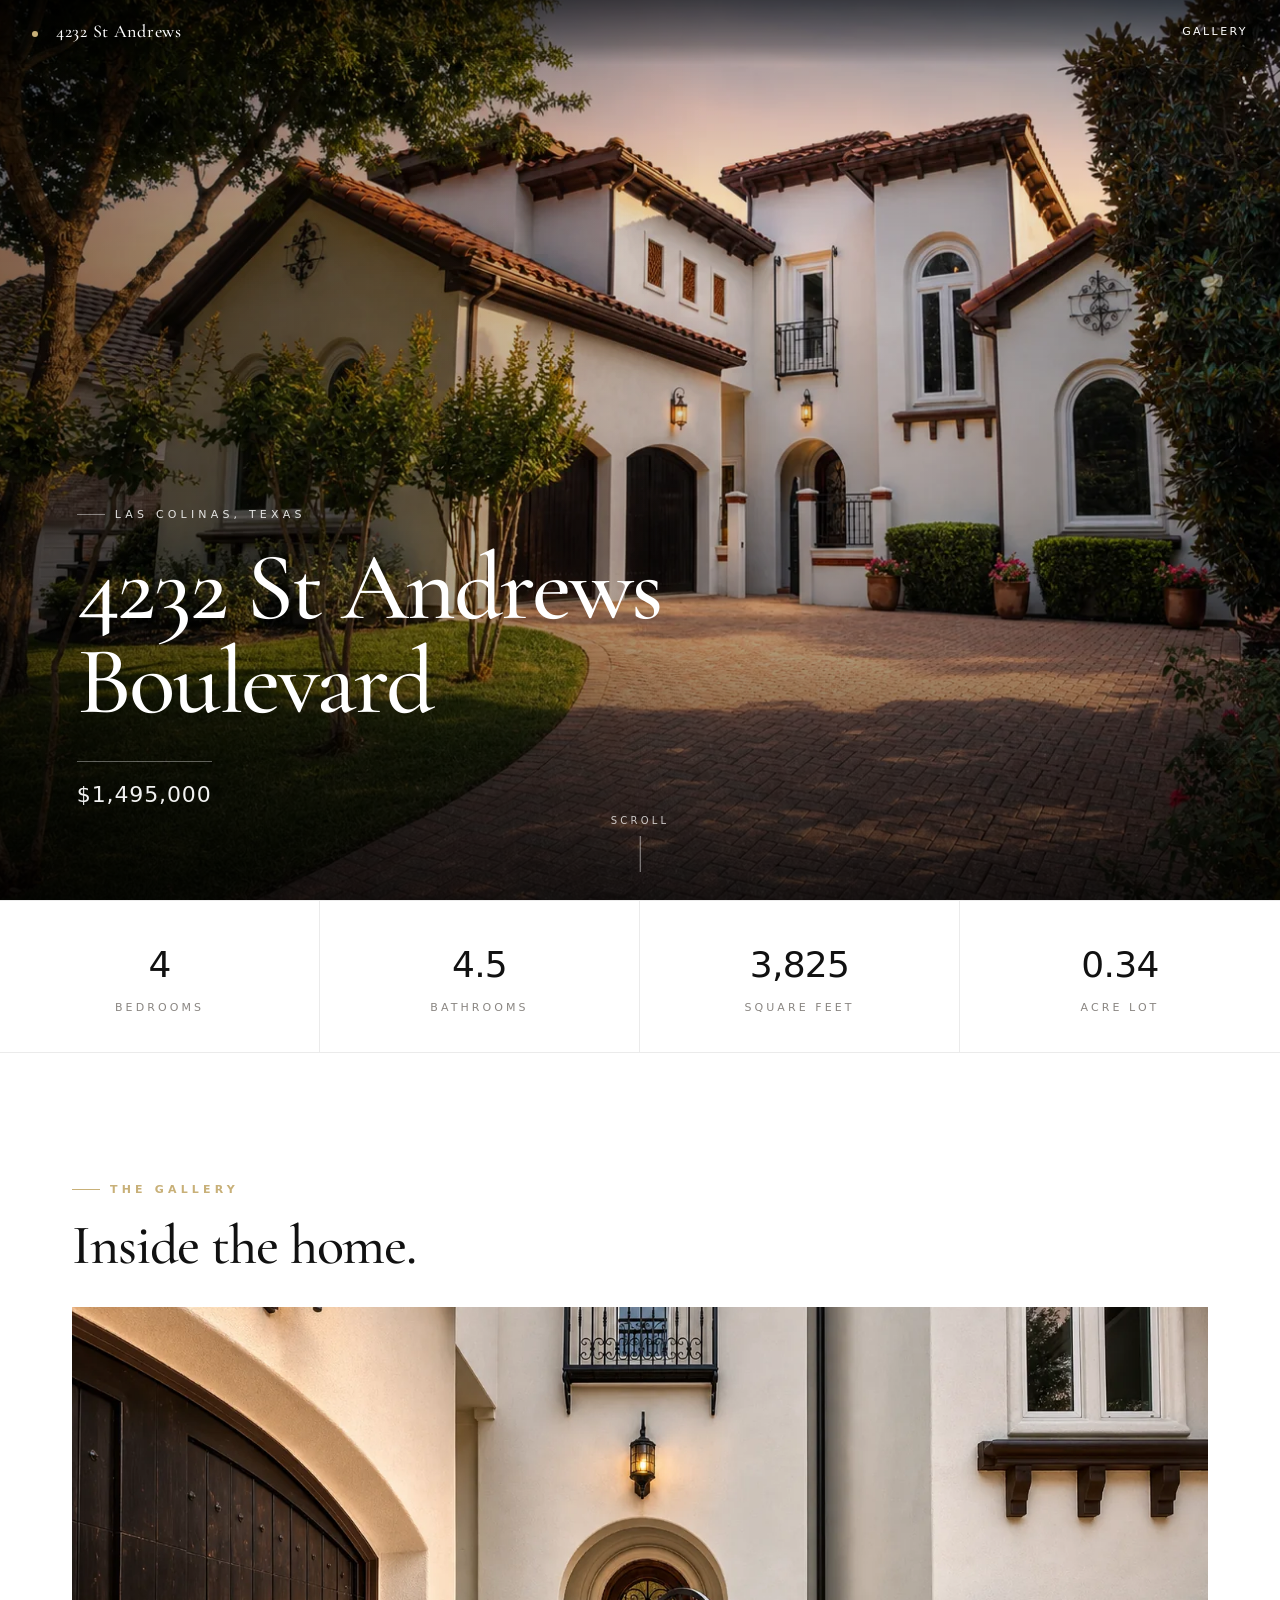
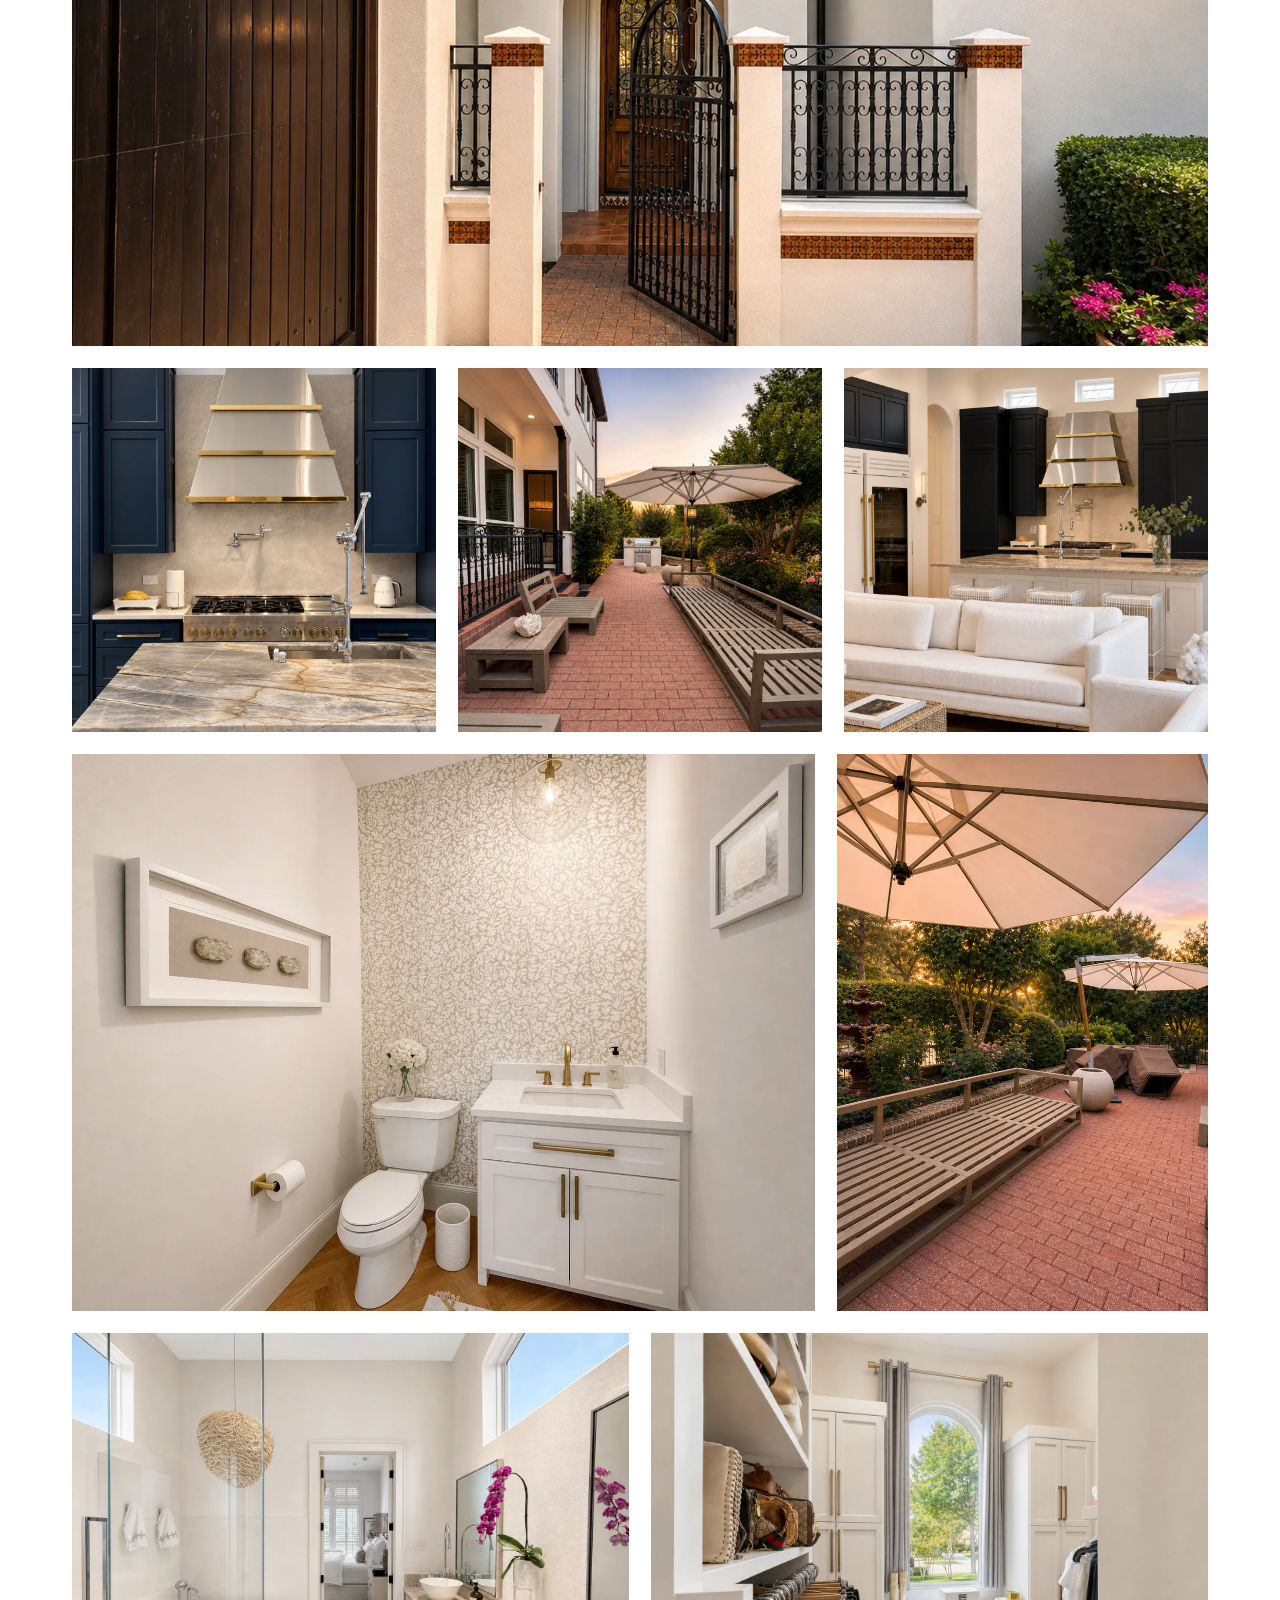
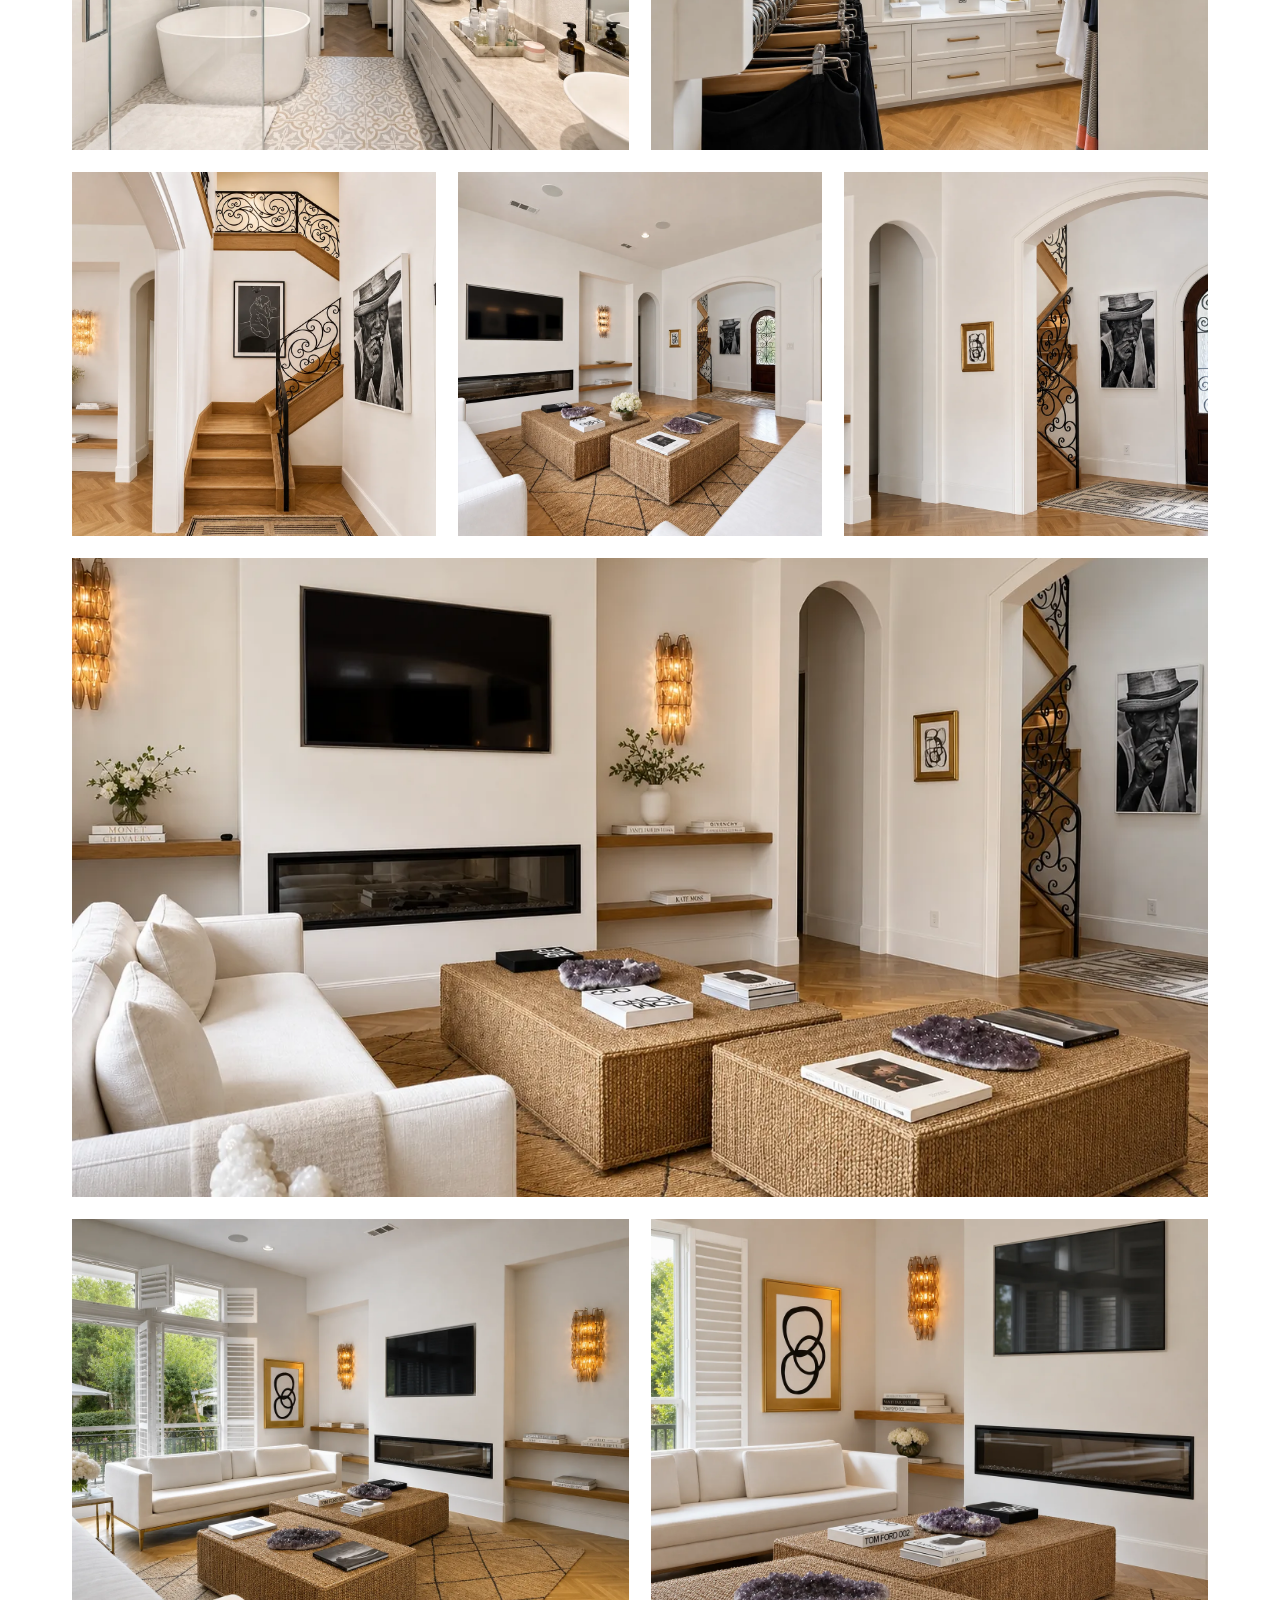
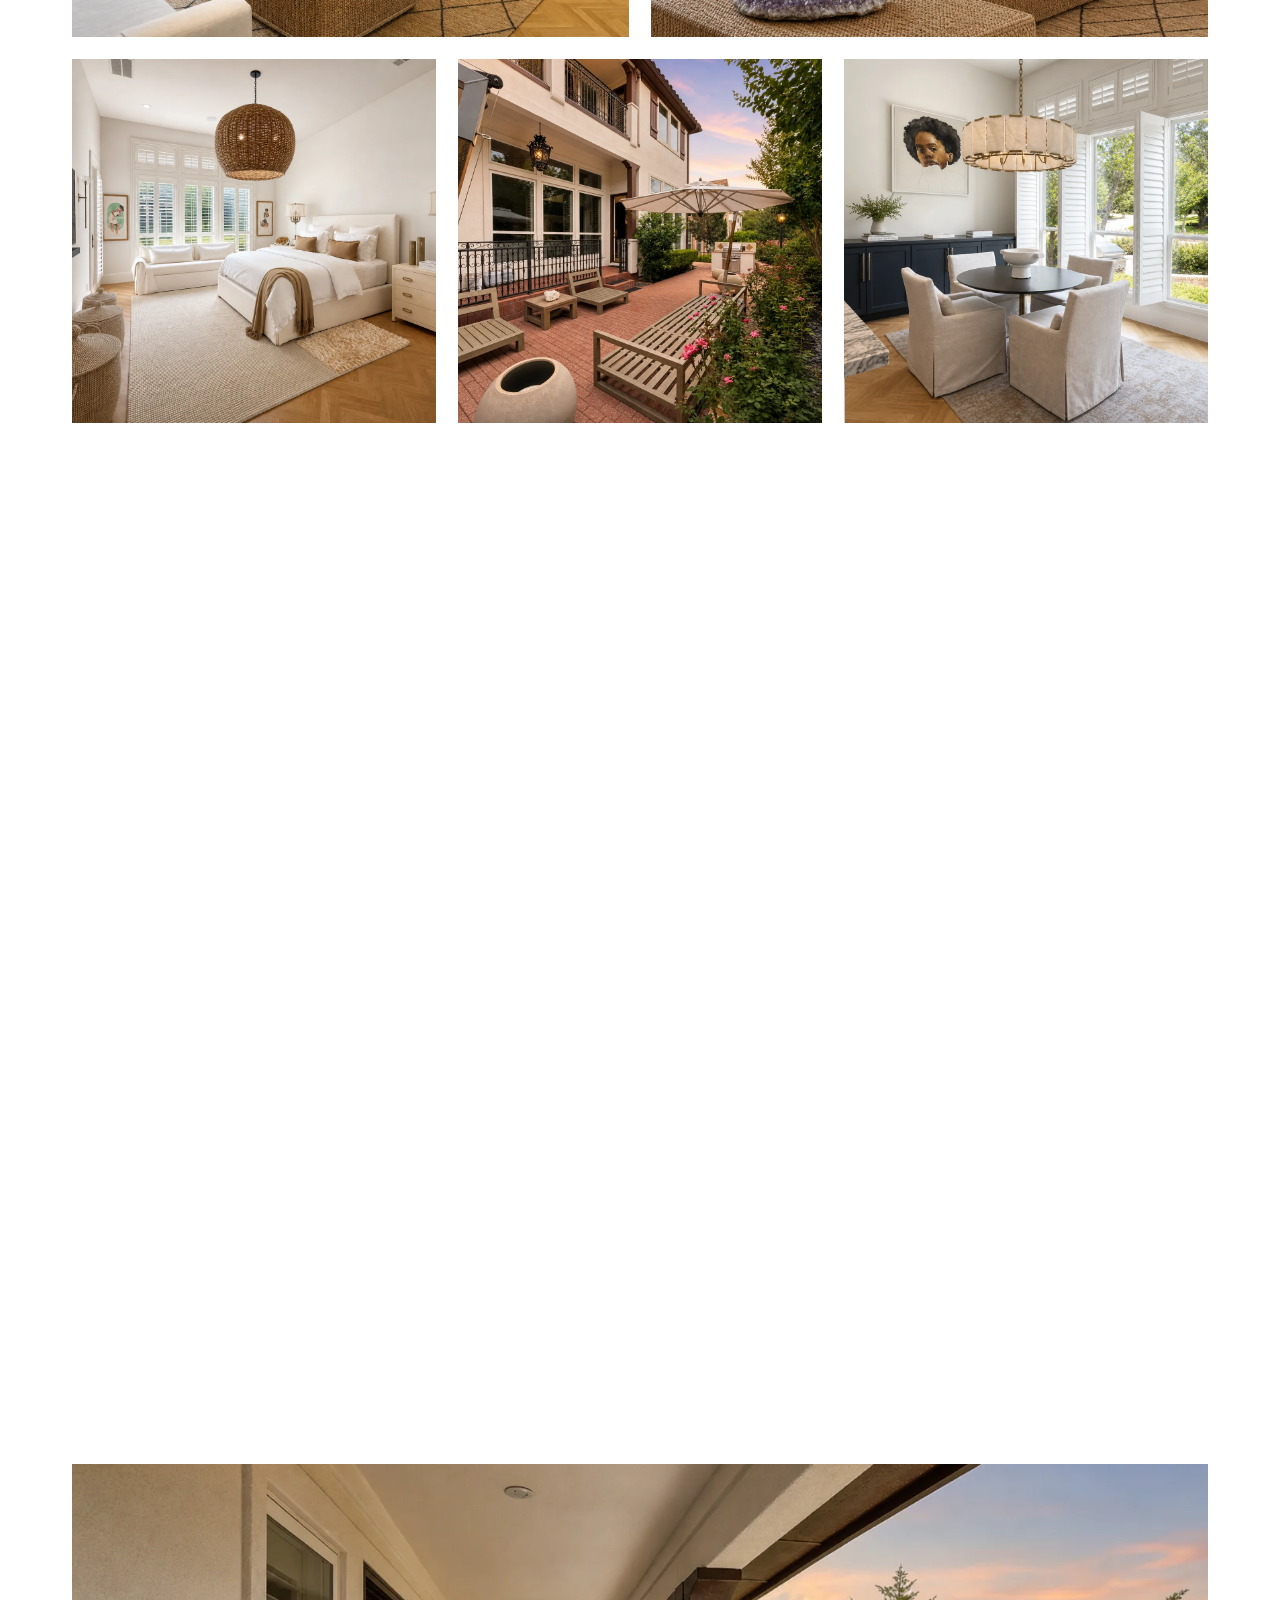
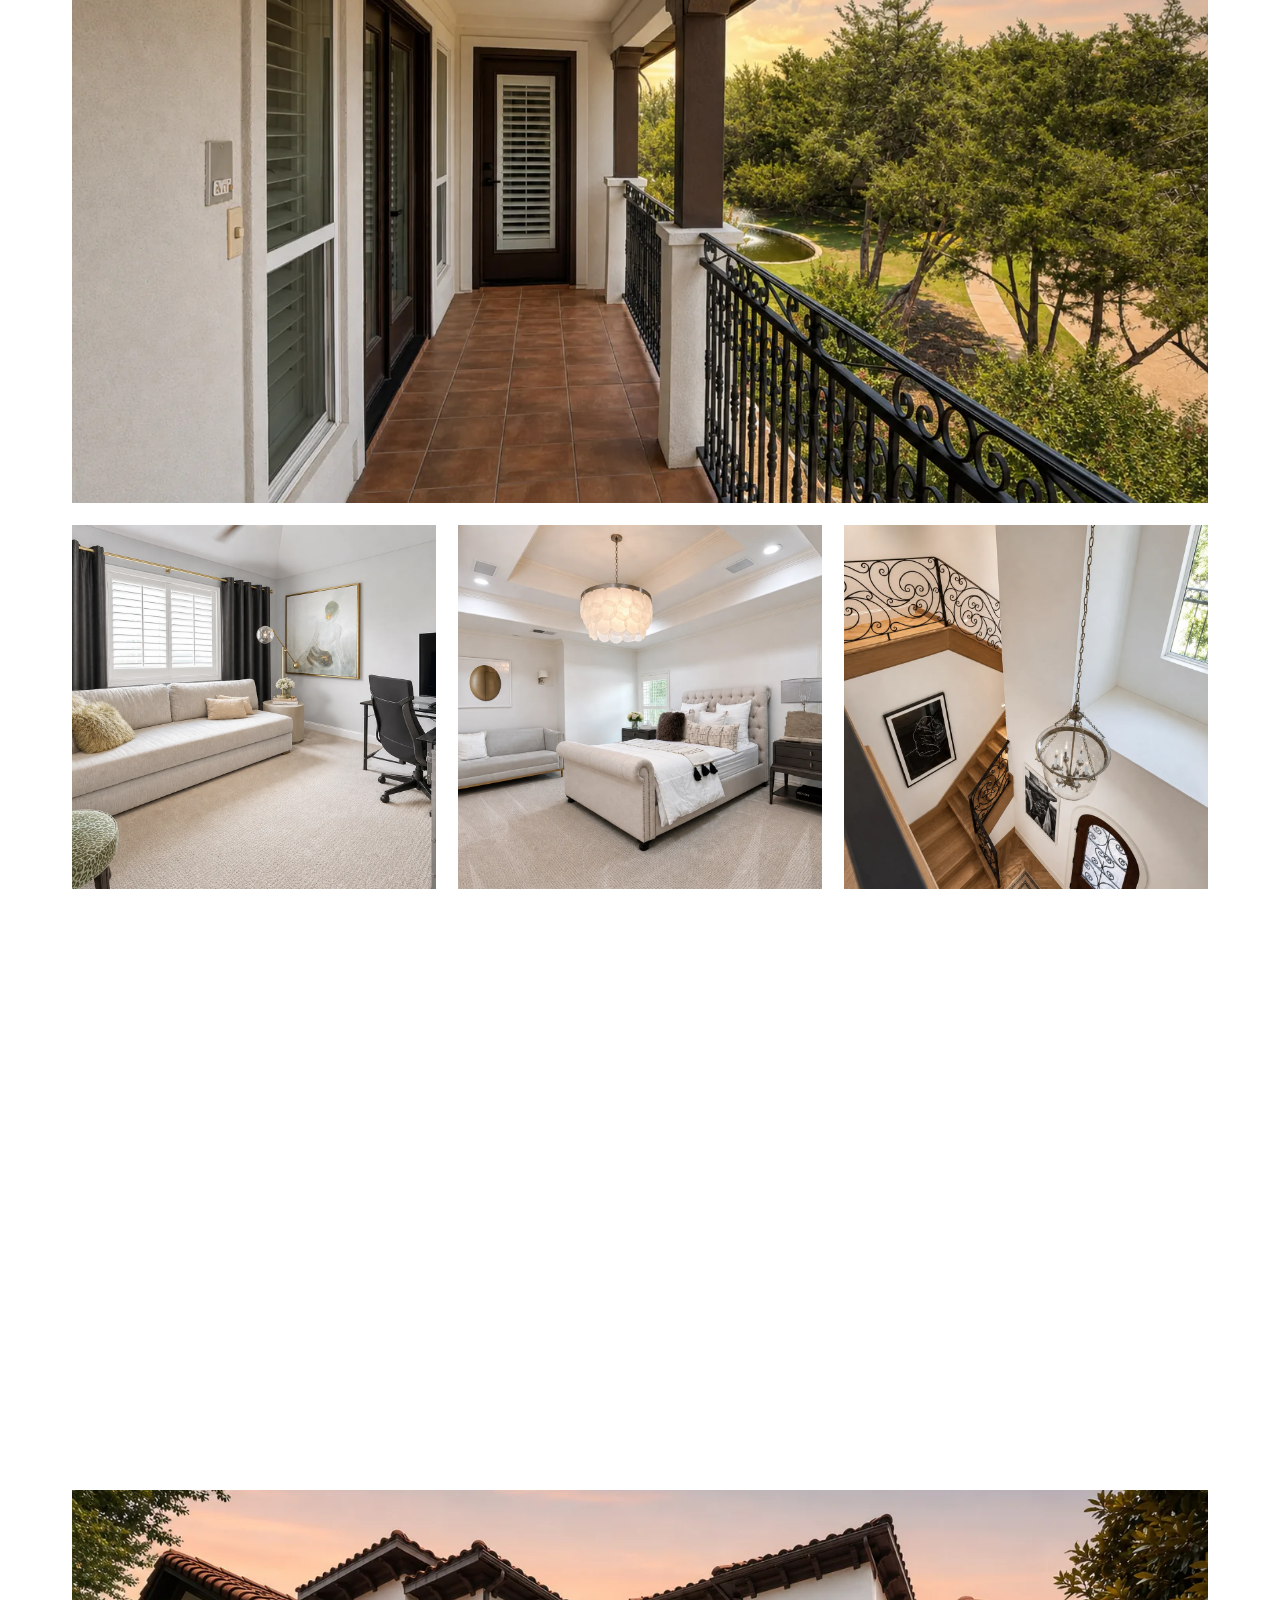
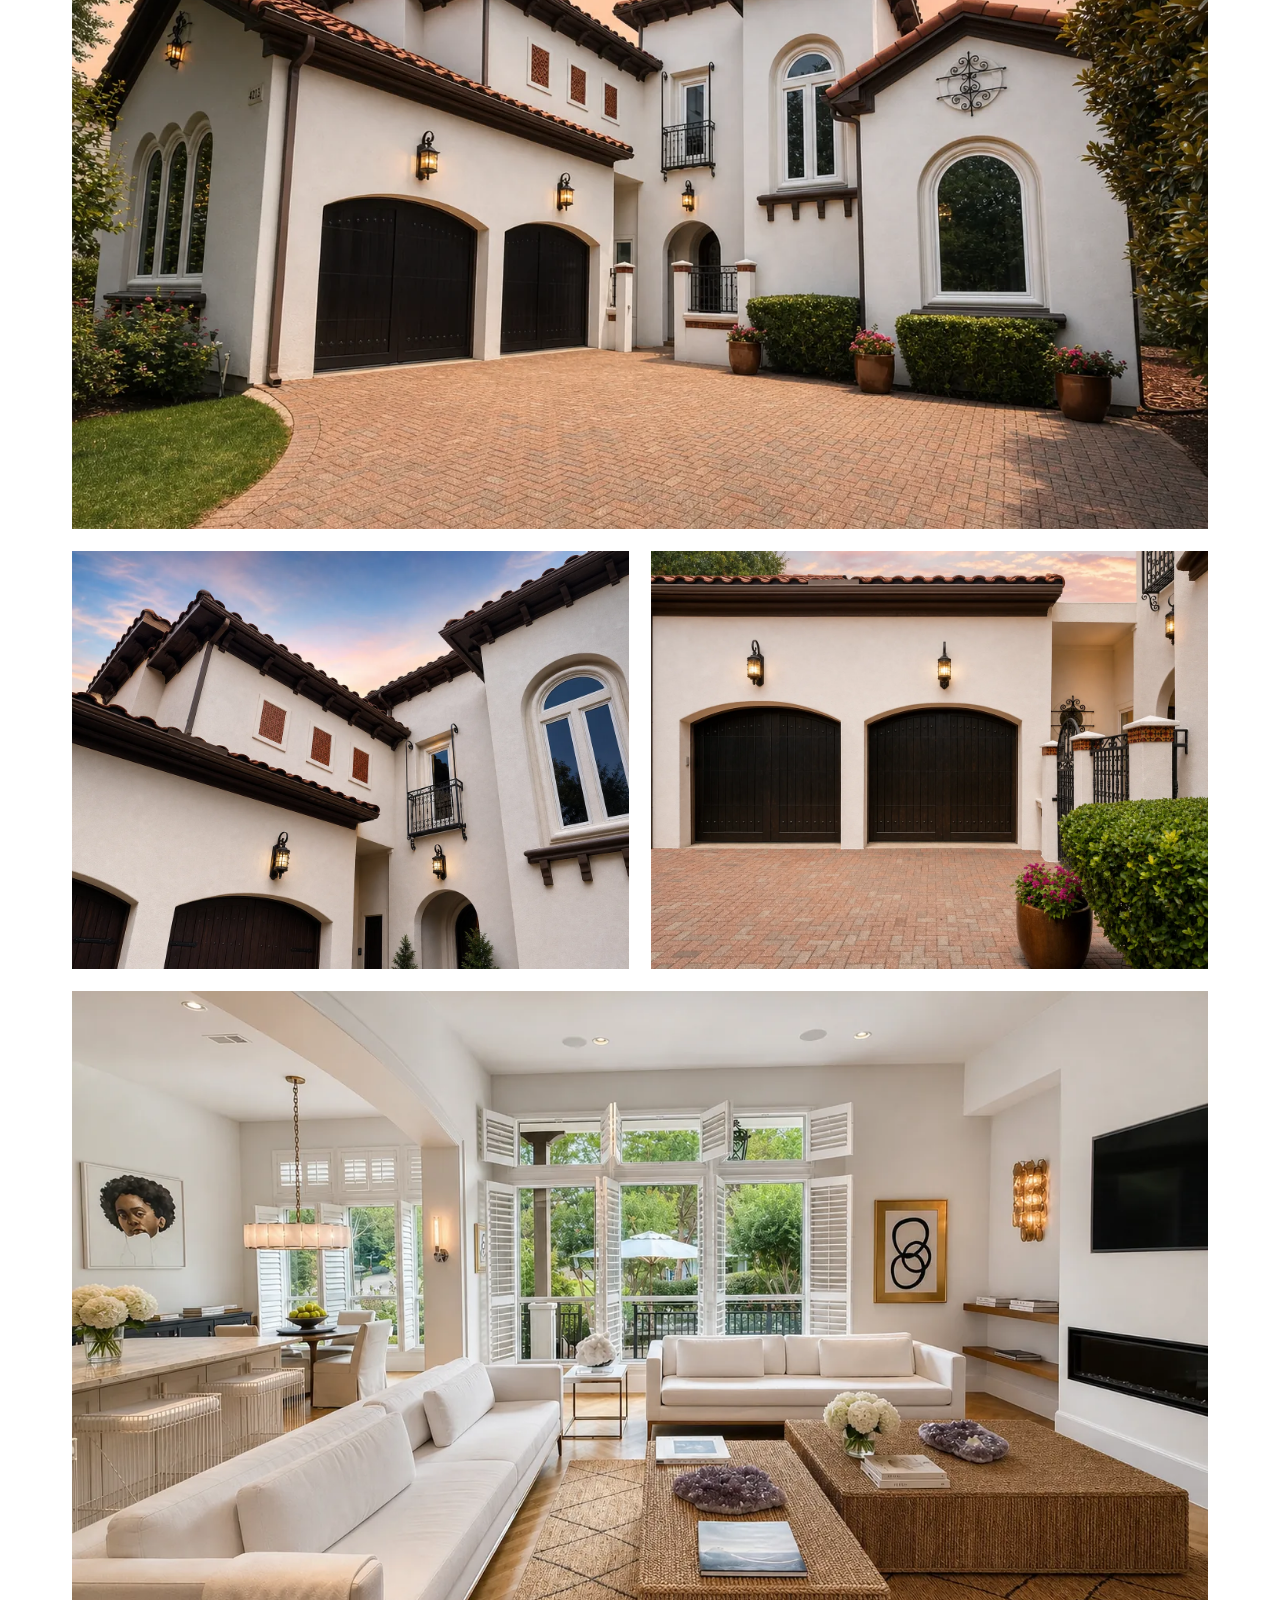
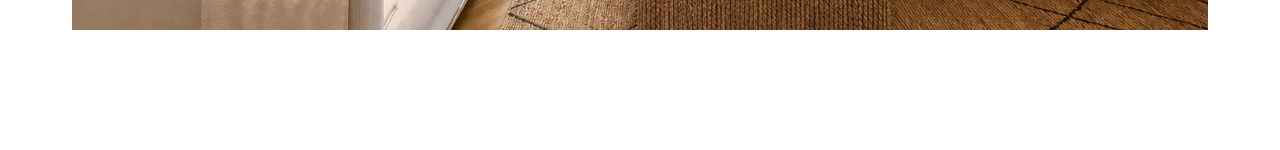
<file: p/4232-st-andrews.html>
<!doctype html>
<html lang="en">
<head>
  <meta charset="utf-8" />
  <meta name="viewport" content="width=device-width, initial-scale=1, viewport-fit=cover" />
  <title>4232 St Andrews Boulevard — Custom Mediterranean | Las Colinas, TX</title>
  <meta name="description" content="A 4-bedroom custom Mediterranean estate on 4232 St Andrews Boulevard in Las Colinas, Texas. 3,825 sqft, four-and-a-half baths, professionally photographed and presented." />
  <link rel="icon" type="image/png" sizes="192x192" href="/favicon.png" />
  <link rel="apple-touch-icon" sizes="180x180" href="/apple-touch-icon.png" />
  <link rel="preconnect" href="https://fonts.googleapis.com" />
  <link rel="preconnect" href="https://fonts.gstatic.com" crossorigin />
  <link href="https://fonts.googleapis.com/css2?family=Cormorant+Garamond:wght@400;500;600&display=swap" rel="stylesheet" />
  <link rel="stylesheet" href="/css/property.css" />
  <style>
    /* The hero title and section titles use the loaded serif. */
    .hero-title, .section-title, .contact-name {
      font-family: "Cormorant Garamond", "Iowan Old Style", "Hoefler Text", Georgia, serif;
      font-weight: 500;
    }
  </style>
</head>
<body>

  <nav class="nav nav-permanent">
    <a class="nav-brand" href="#top">
      <span class="nav-brand-mark"></span>4232 St Andrews
    </a>
    <div class="nav-actions">
      <a href="#gallery">Gallery</a>
    </div>
  </nav>

  <!-- ────────── HERO ──────────
       Carousel of 3 wide hero-worthy photos that crossfade every
       6.5s with a slow Ken Burns zoom on each. Tight interior
       close-ups (piano legs, herringbone floor) are intentionally
       skipped — they don't read as hero, the address title gets
       lost against the busy detail. Property identity (address,
       beds/baths/sqft, asking price) overlays the bottom. ────── -->
  <section class="hero" id="top">
    <div class="hero-slides">
      <div class="hero-slide"><img src="/assets/4232-st-andrews/IMG_0754.webp" alt="4232 St Andrews — Mediterranean front exterior" /></div>
      <div class="hero-slide"><img src="/assets/4232-st-andrews/IMG_0721.webp" alt="4232 St Andrews — primary suite" /></div>
      <div class="hero-slide"><img src="/assets/4232-st-andrews/IMG_0642.webp" alt="4232 St Andrews — great room" /></div>
    </div>
    <div class="hero-overlay">
      <div class="hero-content">
        <div class="hero-eyebrow">Las Colinas, Texas</div>
        <h1 class="hero-title">4232 St Andrews<br />Boulevard</h1>
        <div class="hero-price">$1,495,000</div>
      </div>
    </div>
    <a class="hero-scroll" href="#gallery">Scroll</a>
  </section>

  <!-- ────────── STATS ────────── -->
  <section class="stats">
    <div class="stat"><div class="stat-value">4</div><div class="stat-label">Bedrooms</div></div>
    <div class="stat"><div class="stat-value">4.5</div><div class="stat-label">Bathrooms</div></div>
    <div class="stat"><div class="stat-value">3,825</div><div class="stat-label">Square feet</div></div>
    <div class="stat"><div class="stat-value">0.34</div><div class="stat-label">Acre lot</div></div>
  </section>

  <!-- ────────── GALLERY ──────────
       Alternating row layout: wide → 3-col → 2-col asym → 2-col →
       3-col → wide → 2-col → 3-col → wide. Pattern keeps the eye
       moving instead of falling into the "grid of squares" lull. -->
  <section class="gallery" id="gallery">
    <div class="section-eyebrow reveal">The gallery</div>
    <h2 class="section-title reveal" data-delay="1">Inside the home.</h2>

    <div class="gallery-rows">

      <div class="gal-row" data-cols="1">
        <div class="gal-cell"><img src="/assets/4232-st-andrews/IMG_0750.webp" alt="" /></div>
      </div>

      <div class="gal-row" data-cols="3">
        <div class="gal-cell"><img src="/assets/4232-st-andrews/IMG_0610.webp" alt="" /></div>
        <div class="gal-cell"><img src="/assets/4232-st-andrews/IMG_0612.webp" alt="" /></div>
        <div class="gal-cell"><img src="/assets/4232-st-andrews/IMG_0613.webp" alt="" /></div>
      </div>

      <div class="gal-row" data-cols="2-asym">
        <div class="gal-cell"><img src="/assets/4232-st-andrews/IMG_0619.webp" alt="" /></div>
        <div class="gal-cell"><img src="/assets/4232-st-andrews/IMG_0621.webp" alt="" /></div>
      </div>

      <div class="gal-row" data-cols="2">
        <div class="gal-cell"><img src="/assets/4232-st-andrews/IMG_0625.webp" alt="" /></div>
        <div class="gal-cell"><img src="/assets/4232-st-andrews/IMG_0628.webp" alt="" /></div>
      </div>

      <div class="gal-row" data-cols="3">
        <div class="gal-cell"><img src="/assets/4232-st-andrews/IMG_0632.webp" alt="" /></div>
        <div class="gal-cell"><img src="/assets/4232-st-andrews/IMG_0633.webp" alt="" /></div>
        <div class="gal-cell"><img src="/assets/4232-st-andrews/IMG_0636.webp" alt="" /></div>
      </div>

      <div class="gal-row" data-cols="1">
        <div class="gal-cell"><img src="/assets/4232-st-andrews/IMG_0642.webp" alt="" /></div>
      </div>

      <div class="gal-row" data-cols="2">
        <div class="gal-cell"><img src="/assets/4232-st-andrews/IMG_0644.webp" alt="" /></div>
        <div class="gal-cell"><img src="/assets/4232-st-andrews/IMG_0647.webp" alt="" /></div>
      </div>

      <div class="gal-row" data-cols="3">
        <div class="gal-cell"><img src="/assets/4232-st-andrews/IMG_0649.webp" alt="" /></div>
        <div class="gal-cell"><img src="/assets/4232-st-andrews/IMG_0676.webp" alt="" /></div>
        <div class="gal-cell"><img src="/assets/4232-st-andrews/IMG_0692.webp" alt="" /></div>
      </div>

      <div class="gal-row" data-cols="1-asym">
        <div class="gal-cell"><img src="/assets/4232-st-andrews/IMG_0713.webp" alt="" /></div>
        <div class="gal-cell"><img src="/assets/4232-st-andrews/IMG_0715.webp" alt="" /></div>
      </div>

      <div class="gal-row" data-cols="2">
        <div class="gal-cell"><img src="/assets/4232-st-andrews/IMG_0717.webp" alt="" /></div>
        <div class="gal-cell"><img src="/assets/4232-st-andrews/IMG_0718.webp" alt="" /></div>
      </div>

      <div class="gal-row" data-cols="1">
        <div class="gal-cell"><img src="/assets/4232-st-andrews/IMG_0721.webp" alt="" /></div>
      </div>

      <div class="gal-row" data-cols="3">
        <div class="gal-cell"><img src="/assets/4232-st-andrews/IMG_0734.webp" alt="" /></div>
        <div class="gal-cell"><img src="/assets/4232-st-andrews/IMG_0737.webp" alt="" /></div>
        <div class="gal-cell"><img src="/assets/4232-st-andrews/IMG_0746.webp" alt="" /></div>
      </div>

      <div class="gal-row" data-cols="2-asym">
        <div class="gal-cell"><img src="/assets/4232-st-andrews/IMG_0748.webp" alt="" /></div>
        <div class="gal-cell"><img src="/assets/4232-st-andrews/IMG_0749.webp" alt="" /></div>
      </div>

      <div class="gal-row" data-cols="1">
        <div class="gal-cell"><img src="/assets/4232-st-andrews/IMG_0752.webp" alt="" /></div>
      </div>

      <div class="gal-row" data-cols="2">
        <div class="gal-cell"><img src="/assets/4232-st-andrews/IMG_0774.webp" alt="" /></div>
        <div class="gal-cell"><img src="/assets/4232-st-andrews/IMG_0775.webp" alt="" /></div>
      </div>

      <div class="gal-row" data-cols="1">
        <div class="gal-cell"><img src="/assets/4232-st-andrews/IMG_0780.webp" alt="" /></div>
      </div>

    </div>
  </section>

  <script src="/js/property.js"></script>
</body>
</html>
</file>
<file: css/property.css>
/* Roomify single-property website template.
   White, magazine-minimal aesthetic. The opposite vibe of the
   marketing site's dark Roomify-brand pages — this is what an
   agent sends to a buyer. */

:root {
  --bg: #ffffff;
  --bg-soft: #f6f5f3;
  --ink: #111111;
  --ink-soft: #444444;
  --ink-muted: #8a8682;
  --line: rgba(0, 0, 0, 0.08);
  --line-strong: rgba(0, 0, 0, 0.18);
  --accent: #c8b078;
  --shadow-card: 0 30px 60px -30px rgba(0, 0, 0, 0.25);
}

* { box-sizing: border-box; margin: 0; padding: 0; }

html { scroll-behavior: smooth; }

body {
  background: var(--bg);
  color: var(--ink);
  font-family: -apple-system, BlinkMacSystemFont, "SF Pro Text", "Inter", "Helvetica Neue", system-ui, sans-serif;
  -webkit-font-smoothing: antialiased;
  text-rendering: optimizeLegibility;
  line-height: 1.55;
  overflow-x: hidden;
}

.serif {
  font-family: "Cormorant Garamond", "Playfair Display", "Iowan Old Style", "Hoefler Text", Georgia, serif;
  font-weight: 500;
  letter-spacing: -0.01em;
}

a { color: inherit; text-decoration: none; }

img { display: block; max-width: 100%; }

/* ────────────────────────────────────────────────────────────
   NAV — minimal floating brand + agent slot. Slides down on
   scroll-up, hides on scroll-down.
   ──────────────────────────────────────────────────────────── */
.nav {
  position: fixed;
  top: 0; left: 0; right: 0;
  z-index: 50;
  padding: 18px 32px;
  display: flex;
  align-items: center;
  justify-content: space-between;
  transition: transform 0.35s ease, background 0.35s ease, backdrop-filter 0.35s ease;
}
.nav.scrolled {
  background: rgba(255, 255, 255, 0.85);
  backdrop-filter: saturate(180%) blur(20px);
  -webkit-backdrop-filter: saturate(180%) blur(20px);
  border-bottom: 1px solid var(--line);
}
/* Permanent darkened scrim behind the nav while over the hero so
   the brand + links stay readable against bright photos like a
   sun-lit Mediterranean exterior. Replaced by the white `.scrolled`
   state once the user scrolls past the hero. */
.nav.nav-permanent:not(.scrolled) {
  background: linear-gradient(
    180deg,
    rgba(0, 0, 0, 0.55) 0%,
    rgba(0, 0, 0, 0.25) 70%,
    rgba(0, 0, 0, 0) 100%
  );
}
.nav.nav-permanent:not(.scrolled) .nav-brand,
.nav.nav-permanent:not(.scrolled) .nav-actions a {
  color: #ffffff;
}
.nav.hidden { transform: translateY(-110%); }
.nav-brand {
  display: inline-flex; align-items: baseline; gap: 10px;
  font-family: "Cormorant Garamond", "Iowan Old Style", "Hoefler Text", Georgia, serif;
  font-size: 18px;
  letter-spacing: 0.04em;
  text-transform: none;
  font-weight: 500;
  color: var(--ink);
}
.nav-brand-mark {
  width: 6px; height: 6px; border-radius: 50%;
  background: var(--accent);
  display: inline-block;
  margin-right: 8px;
  vertical-align: middle;
}
.nav-actions {
  display: inline-flex; gap: 22px; align-items: center;
}
.nav-actions a {
  font-size: 11px;
  letter-spacing: 0.22em;
  text-transform: uppercase;
  font-weight: 500;
  color: var(--ink-soft);
  transition: color 0.15s ease;
}
.nav-actions a:hover { color: var(--ink); }
.nav-cta {
  padding: 10px 18px;
  background: var(--ink);
  color: #ffffff !important;
  border-radius: 999px;
  font-weight: 500;
}

/* ────────────────────────────────────────────────────────────
   HERO — full-viewport cycling carousel with Ken Burns zoom.
   Each slide crossfades in over 1.5s and slowly scales up over
   its full ~7s slot, giving the cinematic "still moves" feel
   you see in luxury listings + Apple keynote galleries.
   ──────────────────────────────────────────────────────────── */
.hero {
  position: relative;
  height: 100vh;
  min-height: 600px;
  overflow: hidden;
  background: #000;
}
.hero-slides { position: absolute; inset: 0; }
.hero-slide {
  position: absolute;
  inset: 0;
  opacity: 0;
  transition: opacity 1.5s ease;
}
.hero-slide.active { opacity: 1; }
.hero-slide img {
  width: 100%;
  height: 100%;
  object-fit: cover;
  /* Ken Burns: start at scale 1.0, zoom up to 1.12 over the slot.
     `transform-origin` varies per slide for visual variety so
     consecutive slides don't all zoom the same way. */
  transform: scale(1.0);
  transition: transform 8s ease-out;
}
.hero-slide.active img { transform: scale(1.12); }
.hero-slide:nth-child(1) img { transform-origin: 30% 60%; }
.hero-slide:nth-child(2) img { transform-origin: 70% 40%; }
.hero-slide:nth-child(3) img { transform-origin: 50% 50%; }
.hero-slide:nth-child(4) img { transform-origin: 25% 35%; }
.hero-slide:nth-child(5) img { transform-origin: 75% 65%; }
.hero-slide:nth-child(6) img { transform-origin: 50% 70%; }

.hero-overlay {
  position: absolute;
  inset: 0;
  /* Bottom + left-side dual gradient so the LEFT-anchored
     address has extra contrast against bright photos. */
  background:
    linear-gradient(180deg, rgba(0,0,0,0.30) 0%, rgba(0,0,0,0.05) 22%, rgba(0,0,0,0.20) 65%, rgba(0,0,0,0.75) 100%),
    linear-gradient(90deg, rgba(0,0,0,0.45) 0%, rgba(0,0,0,0) 55%);
  display: flex;
  flex-direction: column;
  justify-content: flex-end;
  padding: 0 0 88px;
}
/* Hero anchored LEFT — feels more confident than centered, and
   the address is the first thing the eye lands on. */
.hero-content {
  max-width: 720px;
  margin: 0;
  padding: 0 0 0 clamp(28px, 6vw, 88px);
  color: #fff;
}
.hero-eyebrow {
  font-size: 11px;
  letter-spacing: 0.38em;
  text-transform: uppercase;
  font-weight: 500;
  opacity: 0.85;
  margin-bottom: 18px;
  display: inline-flex;
  align-items: center;
  gap: 10px;
}
.hero-eyebrow::before {
  content: "";
  width: 28px; height: 1px;
  background: #fff;
  display: inline-block;
  opacity: 0.5;
}
.hero-title {
  font-size: clamp(44px, 7.5vw, 96px);
  line-height: 0.98;
  letter-spacing: -0.025em;
  font-weight: 500;
  margin-bottom: 28px;
  max-width: 16ch;
}
.hero-meta {
  display: inline-flex;
  align-items: center;
  flex-wrap: wrap;
  gap: 14px 22px;
  font-size: 14px;
  letter-spacing: 0.04em;
  opacity: 0.92;
}
.hero-meta-divider {
  width: 4px; height: 4px; border-radius: 50%;
  background: rgba(255,255,255,0.6);
}
.hero-price {
  display: inline-block;
  margin-top: 4px;
  padding-top: 16px;
  border-top: 1px solid rgba(255,255,255,0.35);
  font-size: 22px;
  font-weight: 400;
  letter-spacing: 0.04em;
  color: rgba(255,255,255,0.95);
}
.hero-scroll {
  position: absolute;
  bottom: 28px;
  left: 50%;
  transform: translateX(-50%);
  display: inline-flex;
  flex-direction: column;
  align-items: center;
  gap: 8px;
  color: rgba(255,255,255,0.75);
  font-size: 10px;
  letter-spacing: 0.32em;
  text-transform: uppercase;
  animation: heroScrollPulse 2.4s ease-in-out infinite;
}
.hero-scroll::after {
  content: "";
  width: 1px;
  height: 36px;
  background: rgba(255,255,255,0.55);
  display: block;
}
@keyframes heroScrollPulse {
  0%, 100% { opacity: 0.7; transform: translate(-50%, 0); }
  50% { opacity: 1; transform: translate(-50%, 4px); }
}

/* ────────────────────────────────────────────────────────────
   STATS strip — beds / baths / sqft / lot.
   ──────────────────────────────────────────────────────────── */
.stats {
  border-top: 1px solid var(--line);
  border-bottom: 1px solid var(--line);
  display: grid;
  grid-template-columns: repeat(4, 1fr);
  background: var(--bg);
}
.stat {
  padding: 36px 24px;
  text-align: center;
  border-right: 1px solid var(--line);
}
.stat:last-child { border-right: none; }
.stat-value {
  font-size: 36px;
  letter-spacing: -0.02em;
  font-weight: 500;
  color: var(--ink);
}
.stat-label {
  margin-top: 6px;
  font-size: 11px;
  letter-spacing: 0.28em;
  text-transform: uppercase;
  color: var(--ink-muted);
}

/* ────────────────────────────────────────────────────────────
   SECTION — generic vertical padding + heading shape.
   ──────────────────────────────────────────────────────────── */
section.about,
section.gallery,
section.detail,
section.contact {
  padding: 120px 32px;
  max-width: 1200px;
  margin: 0 auto;
}
.section-eyebrow {
  font-size: 11px;
  letter-spacing: 0.38em;
  text-transform: uppercase;
  font-weight: 600;
  color: var(--accent);
  margin-bottom: 18px;
  display: inline-flex;
  align-items: center;
  gap: 10px;
}
.section-eyebrow::before {
  content: "";
  width: 28px; height: 1px;
  background: var(--accent);
  display: inline-block;
}
.section-title {
  font-size: clamp(34px, 5vw, 56px);
  line-height: 1.05;
  letter-spacing: -0.02em;
  font-weight: 500;
  color: var(--ink);
  margin-bottom: 28px;
  max-width: 720px;
}
.section-body {
  font-size: 17px;
  line-height: 1.7;
  color: var(--ink-soft);
  max-width: 640px;
}
.section-body p + p { margin-top: 18px; }

/* ────────────────────────────────────────────────────────────
   GALLERY — alternating row layouts. The grid pattern is
   defined per row (data-row="1" / 2 / 3 / wide) for visual
   rhythm. Wide rows are full-bleed and ~16:9; columned rows
   are squarish.
   ──────────────────────────────────────────────────────────── */
.gallery { padding-bottom: 64px; }
.gallery-rows {
  display: flex;
  flex-direction: column;
  gap: 22px;
  margin-top: 32px;
}
.gal-row {
  display: grid;
  gap: 22px;
}
.gal-row[data-cols="1"] { grid-template-columns: 1fr; }
.gal-row[data-cols="2"] { grid-template-columns: repeat(2, 1fr); }
.gal-row[data-cols="3"] { grid-template-columns: repeat(3, 1fr); }
/* Asymmetric 2/3 split — one big, one small. Adds magazine feel. */
.gal-row[data-cols="2-asym"] { grid-template-columns: 2fr 1fr; }
.gal-row[data-cols="1-asym"] { grid-template-columns: 1fr 2fr; }

.gal-cell {
  position: relative;
  overflow: hidden;
  border-radius: 0;
  background: var(--bg-soft);
  aspect-ratio: 4 / 3;
}
.gal-row[data-cols="1"] .gal-cell { aspect-ratio: 16 / 9; }
.gal-row[data-cols="3"] .gal-cell { aspect-ratio: 1 / 1; }
/* Asymmetric rows: only the big cell defines the row height (via
   its aspect-ratio). The small cell drops aspect-ratio and stretches
   to fill — otherwise the small cell ends up shorter than the big
   one, leaving an awkward white gap below it. */
.gal-row[data-cols="2-asym"] .gal-cell:first-child {
  aspect-ratio: 4 / 3;
}
.gal-row[data-cols="2-asym"] .gal-cell:last-child {
  aspect-ratio: auto;
  height: 100%;
}
.gal-row[data-cols="1-asym"] .gal-cell:last-child {
  aspect-ratio: 4 / 3;
}
.gal-row[data-cols="1-asym"] .gal-cell:first-child {
  aspect-ratio: auto;
  height: 100%;
}
.gal-cell img {
  width: 100%;
  height: 100%;
  object-fit: cover;
  transition: transform 0.8s ease;
}
.gal-cell:hover img { transform: scale(1.04); }

/* Scroll-reveal: each cell starts faded + offset and slides into
   place when it enters the viewport. The JS just toggles
   `.in-view`. Staggered by nth-child within each row. */
.gal-cell {
  opacity: 0;
  transform: translateY(40px);
  transition: opacity 0.9s ease, transform 0.9s ease;
}
.gal-cell.in-view { opacity: 1; transform: translateY(0); }
.gal-row .gal-cell:nth-child(2) { transition-delay: 0.08s; }
.gal-row .gal-cell:nth-child(3) { transition-delay: 0.16s; }

/* ABOUT — split with photo on the right that parallaxes slightly. */
.about {
  display: grid;
  grid-template-columns: 1fr 1fr;
  gap: 80px;
  align-items: center;
}
.about-text { max-width: 480px; }
.about-photo {
  position: relative;
  aspect-ratio: 3 / 4;
  overflow: hidden;
  border-radius: 4px;
  background: var(--bg-soft);
  opacity: 0;
  transform: translateY(60px);
  transition: opacity 1.1s ease, transform 1.1s ease;
}
.about-photo.in-view { opacity: 1; transform: translateY(0); }
.about-photo img {
  width: 100%; height: 100%; object-fit: cover;
}

/* DETAIL — sectioned spec list. */
.detail {
  border-top: 1px solid var(--line);
  display: grid;
  grid-template-columns: 1fr 2fr;
  gap: 80px;
}
.detail-list {
  display: grid;
  grid-template-columns: 1fr 1fr;
  column-gap: 64px;
  row-gap: 28px;
}
.detail-item {
  border-top: 1px solid var(--line);
  padding-top: 18px;
}
.detail-label {
  font-size: 10px;
  letter-spacing: 0.32em;
  text-transform: uppercase;
  color: var(--ink-muted);
  margin-bottom: 6px;
}
.detail-value {
  font-size: 17px;
  color: var(--ink);
  letter-spacing: -0.005em;
}

/* CONTACT — centered card with agent block + CTA. */
.contact {
  text-align: center;
  border-top: 1px solid var(--line);
}
.contact-card {
  max-width: 640px;
  margin: 40px auto 0;
  padding: 60px 40px;
  background: var(--bg-soft);
  border-radius: 4px;
}
.contact-agent {
  font-size: 13px;
  letter-spacing: 0.3em;
  text-transform: uppercase;
  color: var(--ink-muted);
  margin-bottom: 10px;
}
.contact-name {
  font-size: 32px;
  letter-spacing: -0.015em;
  margin-bottom: 6px;
}
.contact-meta {
  font-size: 15px;
  color: var(--ink-soft);
  margin-bottom: 30px;
}
.contact-btn {
  display: inline-block;
  padding: 16px 36px;
  background: var(--ink);
  color: #ffffff;
  border-radius: 999px;
  font-size: 14px;
  letter-spacing: 0.06em;
  font-weight: 500;
  transition: transform 0.2s ease, background 0.2s ease;
}
.contact-btn:hover { transform: translateY(-1px); background: #000; }

/* FOOTER — discreet Roomify credit. */
footer {
  border-top: 1px solid var(--line);
  padding: 36px 32px;
  text-align: center;
  font-size: 12px;
  letter-spacing: 0.06em;
  color: var(--ink-muted);
}
footer a {
  color: var(--ink);
  text-decoration: none;
  border-bottom: 1px solid var(--line-strong);
}

/* ────────────────────────────────────────────────────────────
   FADE-IN HEADINGS — section titles slide up on scroll-in.
   ──────────────────────────────────────────────────────────── */
.reveal {
  opacity: 0;
  transform: translateY(28px);
  transition: opacity 0.9s ease, transform 0.9s ease;
}
.reveal.in-view { opacity: 1; transform: translateY(0); }
.reveal[data-delay="1"] { transition-delay: 0.08s; }
.reveal[data-delay="2"] { transition-delay: 0.16s; }
.reveal[data-delay="3"] { transition-delay: 0.24s; }

/* ────────────────────────────────────────────────────────────
   RESPONSIVE.
   ──────────────────────────────────────────────────────────── */
/* ────────────────────────────────────────────────────────────
   LIGHTBOX — tap a gallery photo to open fullscreen. JS inserts
   the overlay at runtime; this is the styling for it.
   ──────────────────────────────────────────────────────────── */
.gal-cell { cursor: zoom-in; }

.lightbox {
  position: fixed;
  inset: 0;
  z-index: 1000;
  background: rgba(10, 10, 10, 0.96);
  display: none;
  align-items: center;
  justify-content: center;
  opacity: 0;
  transition: opacity 0.25s ease;
}
.lightbox.open { display: flex; opacity: 1; }
.lightbox-img {
  max-width: 92vw;
  max-height: 88vh;
  object-fit: contain;
  border-radius: 0;
  box-shadow: 0 40px 100px rgba(0,0,0,0.6);
  cursor: zoom-out;
}
.lightbox-close,
.lightbox-prev,
.lightbox-next {
  position: absolute;
  background: rgba(255,255,255,0.10);
  border: 1px solid rgba(255,255,255,0.18);
  color: #fff;
  width: 44px;
  height: 44px;
  border-radius: 999px;
  display: inline-flex;
  align-items: center;
  justify-content: center;
  font-size: 22px;
  line-height: 1;
  cursor: pointer;
  user-select: none;
  transition: background 0.15s ease;
}
.lightbox-close { top: 18px; right: 18px; }
.lightbox-prev { left: 18px; top: 50%; transform: translateY(-50%); }
.lightbox-next { right: 18px; top: 50%; transform: translateY(-50%); }
.lightbox-close:hover,
.lightbox-prev:hover,
.lightbox-next:hover { background: rgba(255,255,255,0.20); }
.lightbox-counter {
  position: absolute;
  bottom: 24px;
  left: 50%;
  transform: translateX(-50%);
  color: rgba(255,255,255,0.75);
  font-size: 12px;
  letter-spacing: 0.18em;
  text-transform: uppercase;
}

@media (max-width: 900px) {
  .nav { padding: 14px 18px; }
  .nav-brand { font-size: 16px; }
  .nav-actions { gap: 12px; }
  .nav-actions a { font-size: 10px; letter-spacing: 0.2em; }
  .nav-cta { padding: 8px 14px; }
  .hero { min-height: 540px; }
  /* Lift the hero content off the bottom edge on mobile so the
     title doesn't feel crammed against the photo, and shrink the
     title so the price has comfortable room below it. */
  .hero-overlay { padding-bottom: clamp(64px, 14vh, 120px); }
  .hero-content {
    padding: 0 22px;
    max-width: 100%;
  }
  .hero-eyebrow { margin-bottom: 14px; font-size: 10px; letter-spacing: 0.32em; }
  .hero-title {
    font-size: clamp(32px, 9vw, 48px);
    margin-bottom: 22px;
    max-width: 100%;
  }
  .hero-price {
    font-size: 18px;
    padding-top: 14px;
  }
  .hero-meta { font-size: 13px; gap: 10px 18px; }
  .stats { grid-template-columns: repeat(2, 1fr); }
  .stat { padding: 24px 12px; }
  .stat:nth-child(2) { border-right: none; }
  .stat:nth-child(1), .stat:nth-child(2) {
    border-bottom: 1px solid var(--line);
  }
  .stat-value { font-size: 26px; }
  section.about, section.gallery, section.detail, section.contact {
    padding: 80px 22px;
  }
  .section-title { font-size: clamp(28px, 7vw, 40px); }
  .about { grid-template-columns: 1fr; gap: 40px; }
  .about-photo { aspect-ratio: 4 / 5; }
  .detail { grid-template-columns: 1fr; gap: 32px; }
  .detail-list { grid-template-columns: 1fr; column-gap: 24px; row-gap: 22px; }
  .gal-row[data-cols="2"],
  .gal-row[data-cols="3"],
  .gal-row[data-cols="2-asym"],
  .gal-row[data-cols="1-asym"] {
    grid-template-columns: 1fr;
  }
  /* On mobile every row collapses to one column. Without overriding
     the desktop aspect-ratio rules, 3-col cells end up as full-width
     squares (too dominant) and asym cells stretch awkwardly. Force
     every cell to a consistent landscape 3:2 — feels like real estate
     photography on mobile rather than Instagram tiles. */
  .gal-row .gal-cell,
  .gal-row[data-cols="1"] .gal-cell,
  .gal-row[data-cols="3"] .gal-cell,
  .gal-row[data-cols="2-asym"] .gal-cell:first-child,
  .gal-row[data-cols="2-asym"] .gal-cell:last-child,
  .gal-row[data-cols="1-asym"] .gal-cell:first-child,
  .gal-row[data-cols="1-asym"] .gal-cell:last-child {
    aspect-ratio: 3 / 2;
    height: auto;
  }
  .gal-row { gap: 14px; }
  .gallery-rows { gap: 14px; }
  .contact-card { padding: 40px 24px; }
  .contact-name { font-size: 26px; }
}
</file>
